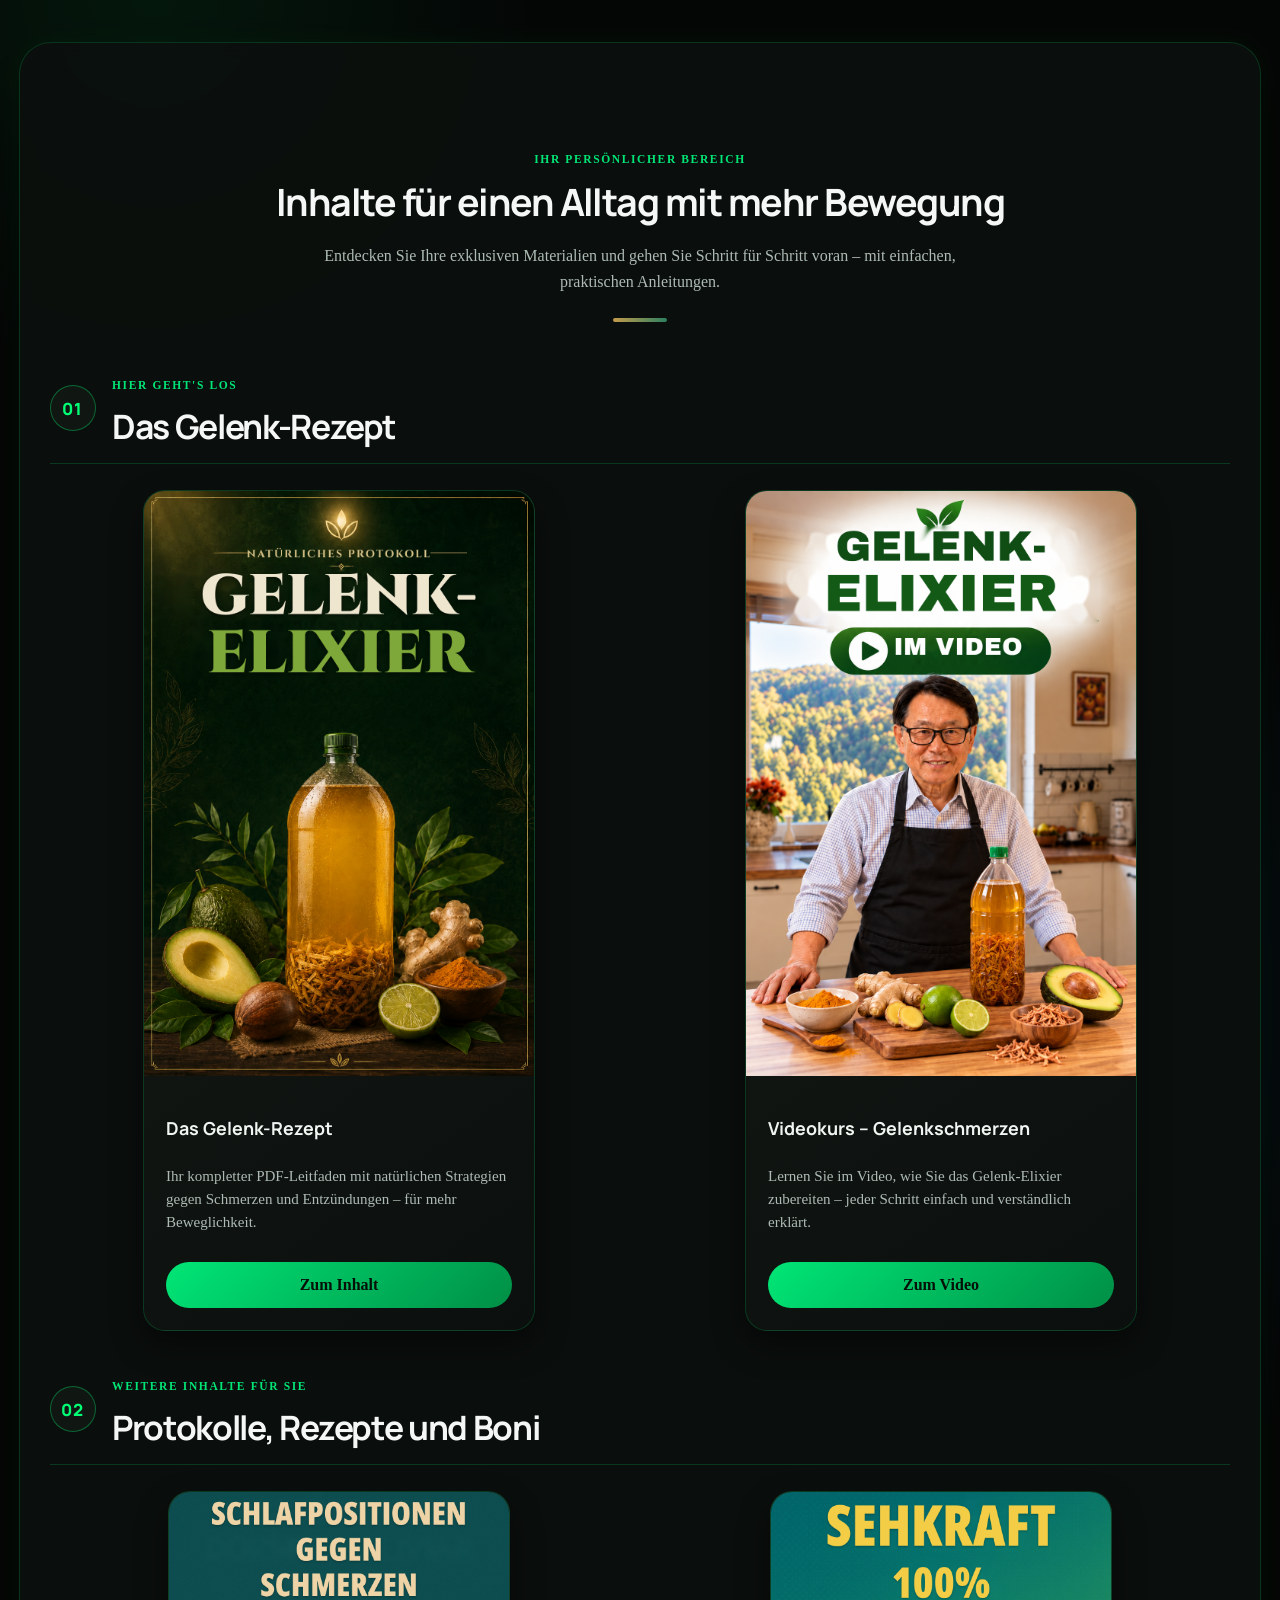
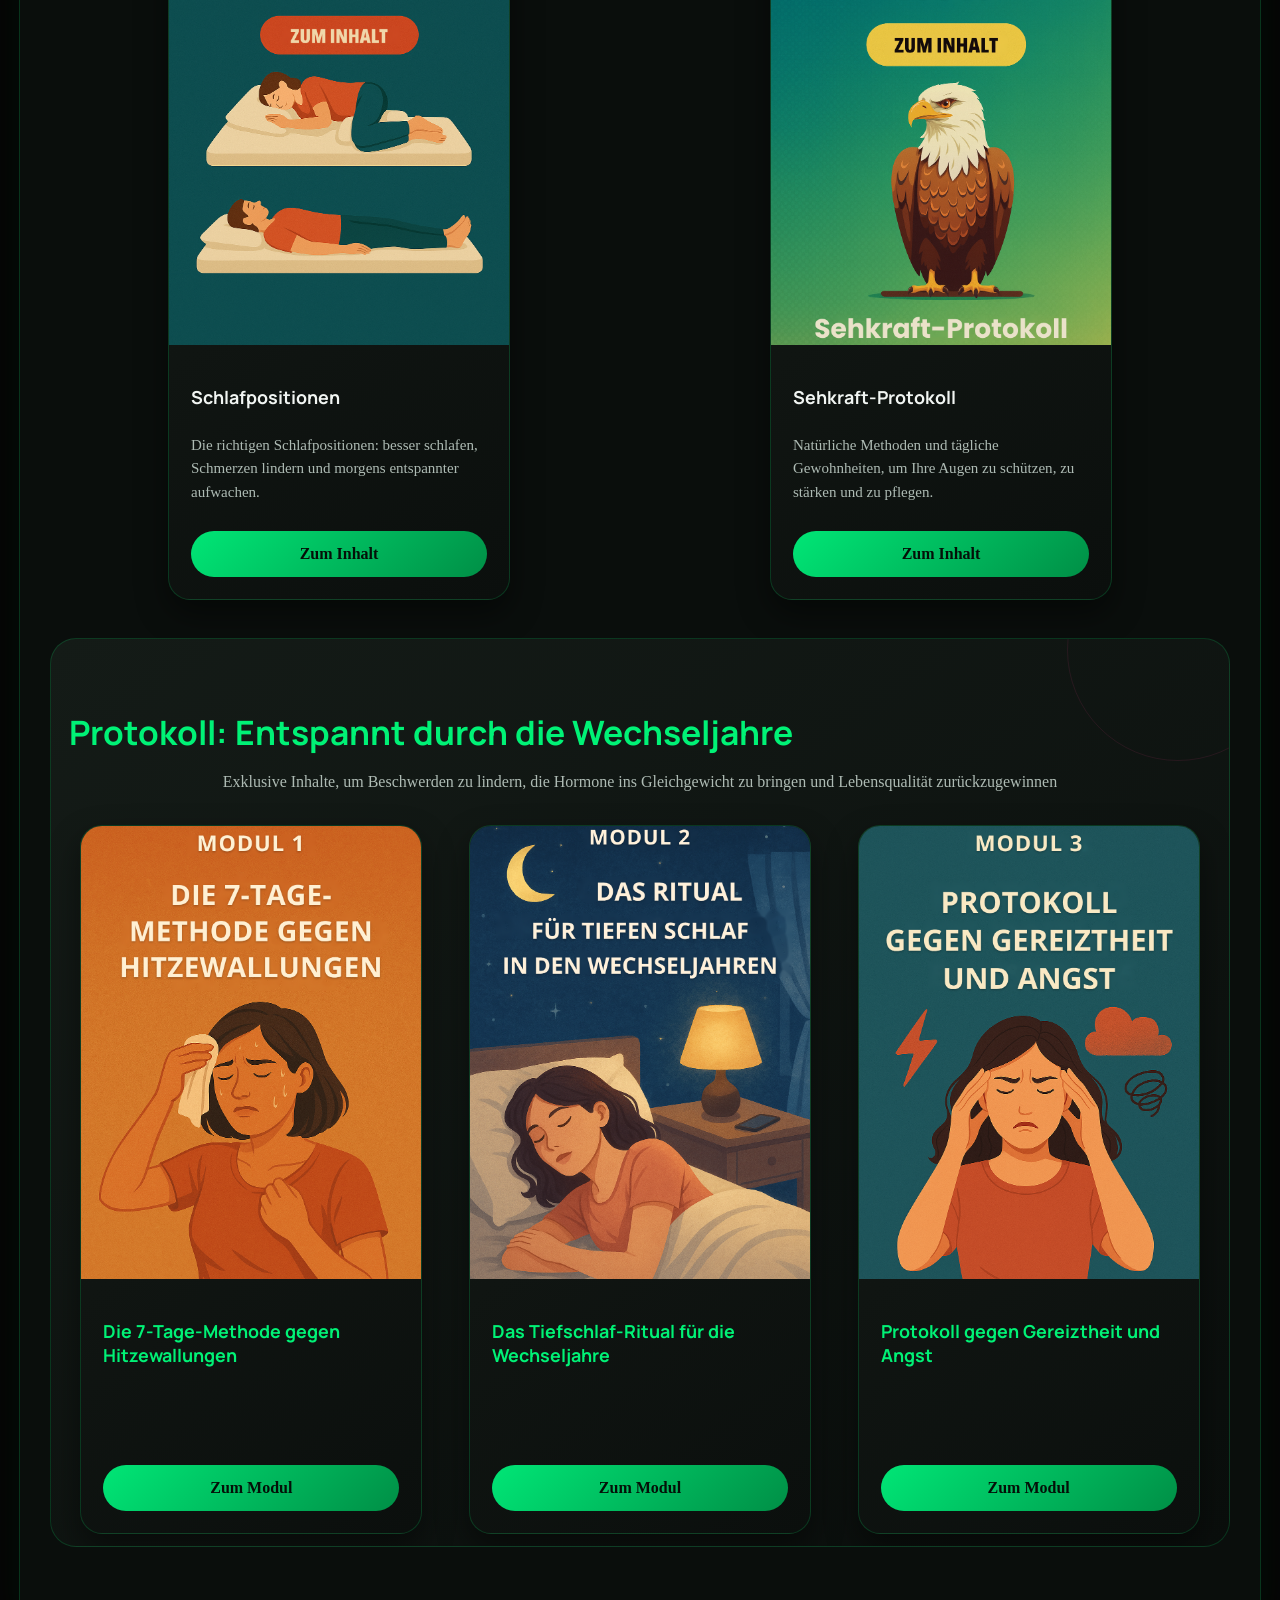
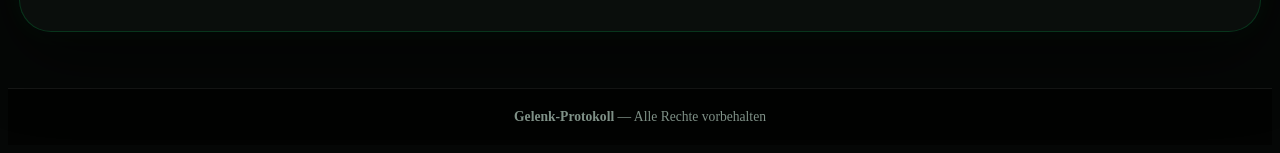
<file: index.html>
<!DOCTYPE html>
<html lang="de">
<head>
  <meta charset="UTF-8">
  <meta name="viewport" content="width=device-width, initial-scale=1.0">
  <title>Mitgliederbereich – Gelenk-Protokoll</title>
  <link href="https://fonts.googleapis.com/css2?family=Poppins:wght@400;500;600;700&display=swap" rel="stylesheet">
  <link rel="stylesheet" href="style.css">
</head>
<body>
  <header class="site-header">
    <div class="brand-mark" aria-hidden="true">✦</div>
    <div>
      <p class="brand-kicker">Ihr exklusiver Mitgliederbereich</p>
      <h1>Gelenk-Protokoll</h1>
      <p class="brand-subtitle">Natürliche Pflege für mehr Beweglichkeit und Wohlbefinden</p>
    </div>
  </header>

  <main class="page-container">
    <section class="content-intro">
      <p class="section-kicker">Ihr persönlicher Bereich</p>
      <h2>Inhalte für einen Alltag mit mehr Bewegung</h2>
      <p>Entdecken Sie Ihre exklusiven Materialien und gehen Sie Schritt für Schritt voran – mit einfachen, praktischen Anleitungen.</p>
    </section>

    <section class="featured-section">
      <div class="section-heading">
        <span class="section-number">01</span>
        <div>
          <p class="section-kicker">Hier geht's los</p>
          <h2>Das Gelenk-Rezept</h2>
        </div>
      </div>
      <div class="cards cards-featured">
        <a href="pdf/gelenk-elixier-rezept.pdf" target="_blank" rel="noopener" class="card card-featured">
          <img src="image/capa.png" alt="Das Gelenk-Rezept">
          <div class="card-content">
            <h3>Das Gelenk-Rezept</h3>
            <p>Ihr kompletter PDF-Leitfaden mit natürlichen Strategien gegen Schmerzen und Entzündungen – für mehr Beweglichkeit.</p>
            <div class="btn">Zum Inhalt</div>
          </div>
        </a>
        <a href="rezept-video.html" class="card card-featured">
          <img src="image/videokurs.png" alt="Videokurs Gelenkschmerzen">
          <div class="card-content">
            <h3>Videokurs – Gelenkschmerzen</h3>
            <p>Lernen Sie im Video, wie Sie das Gelenk-Elixier zubereiten – jeder Schritt einfach und verständlich erklärt.</p>
            <div class="btn">Zum Video</div>
          </div>
        </a>
      </div>
    </section>

    <section class="library-section">
      <div class="section-heading">
        <span class="section-number">02</span>
        <div>
          <p class="section-kicker">Weitere Inhalte für Sie</p>
          <h2>Protokolle, Rezepte und Boni</h2>
        </div>
      </div>
      <div class="cards">
        <a href="pdf/schlafpositionen.pdf" target="_blank" rel="noopener" class="card">
          <img src="image/schlafpositionen.png" alt="Schlafpositionen">
          <div class="card-content">
            <h3>Schlafpositionen</h3>
            <p>Die richtigen Schlafpositionen: besser schlafen, Schmerzen lindern und morgens entspannter aufwachen.</p>
            <div class="btn">Zum Inhalt</div>
          </div>
        </a>
        <a href="pdf/sehkraft-protokoll.pdf" target="_blank" rel="noopener" class="card">
          <img src="image/sehkraft.png" alt="Sehkraft-Protokoll">
          <div class="card-content">
            <h3>Sehkraft-Protokoll</h3>
            <p>Natürliche Methoden und tägliche Gewohnheiten, um Ihre Augen zu schützen, zu stärken und zu pflegen.</p>
            <div class="btn">Zum Inhalt</div>
          </div>
        </a>
      </div>
    </section>

    <section class="menopausa-section">
      <h2>Protokoll: Entspannt durch die Wechseljahre</h2>
      <p class="menopausa-subtitle">Exklusive Inhalte, um Beschwerden zu lindern, die Hormone ins Gleichgewicht zu bringen und Lebensqualität zurückzugewinnen</p>
      <div class="menopausa-cards">
        <a href="modul1.html" target="_blank" rel="noopener" class="card">
          <img src="image/modul1.png" alt="7-Tage-Methode gegen Hitzewallungen">
          <div class="card-content"><h3>Die 7-Tage-Methode gegen Hitzewallungen</h3><div class="btn">Zum Modul</div></div>
        </a>
        <a href="modul2.html" target="_blank" rel="noopener" class="card">
          <img src="image/modul2.png" alt="Tiefschlaf-Ritual">
          <div class="card-content"><h3>Das Tiefschlaf-Ritual für die Wechseljahre</h3><div class="btn">Zum Modul</div></div>
        </a>
        <a href="modul3.html" target="_blank" rel="noopener" class="card">
          <img src="image/modul3.png" alt="Protokoll gegen Gereiztheit und Angst">
          <div class="card-content"><h3>Protokoll gegen Gereiztheit und Angst</h3><div class="btn">Zum Modul</div></div>
        </a>
      </div>
    </section>
  </main>

  <footer><strong>Gelenk-Protokoll</strong> — Alle Rechte vorbehalten</footer>
</body>
</html>
</file>
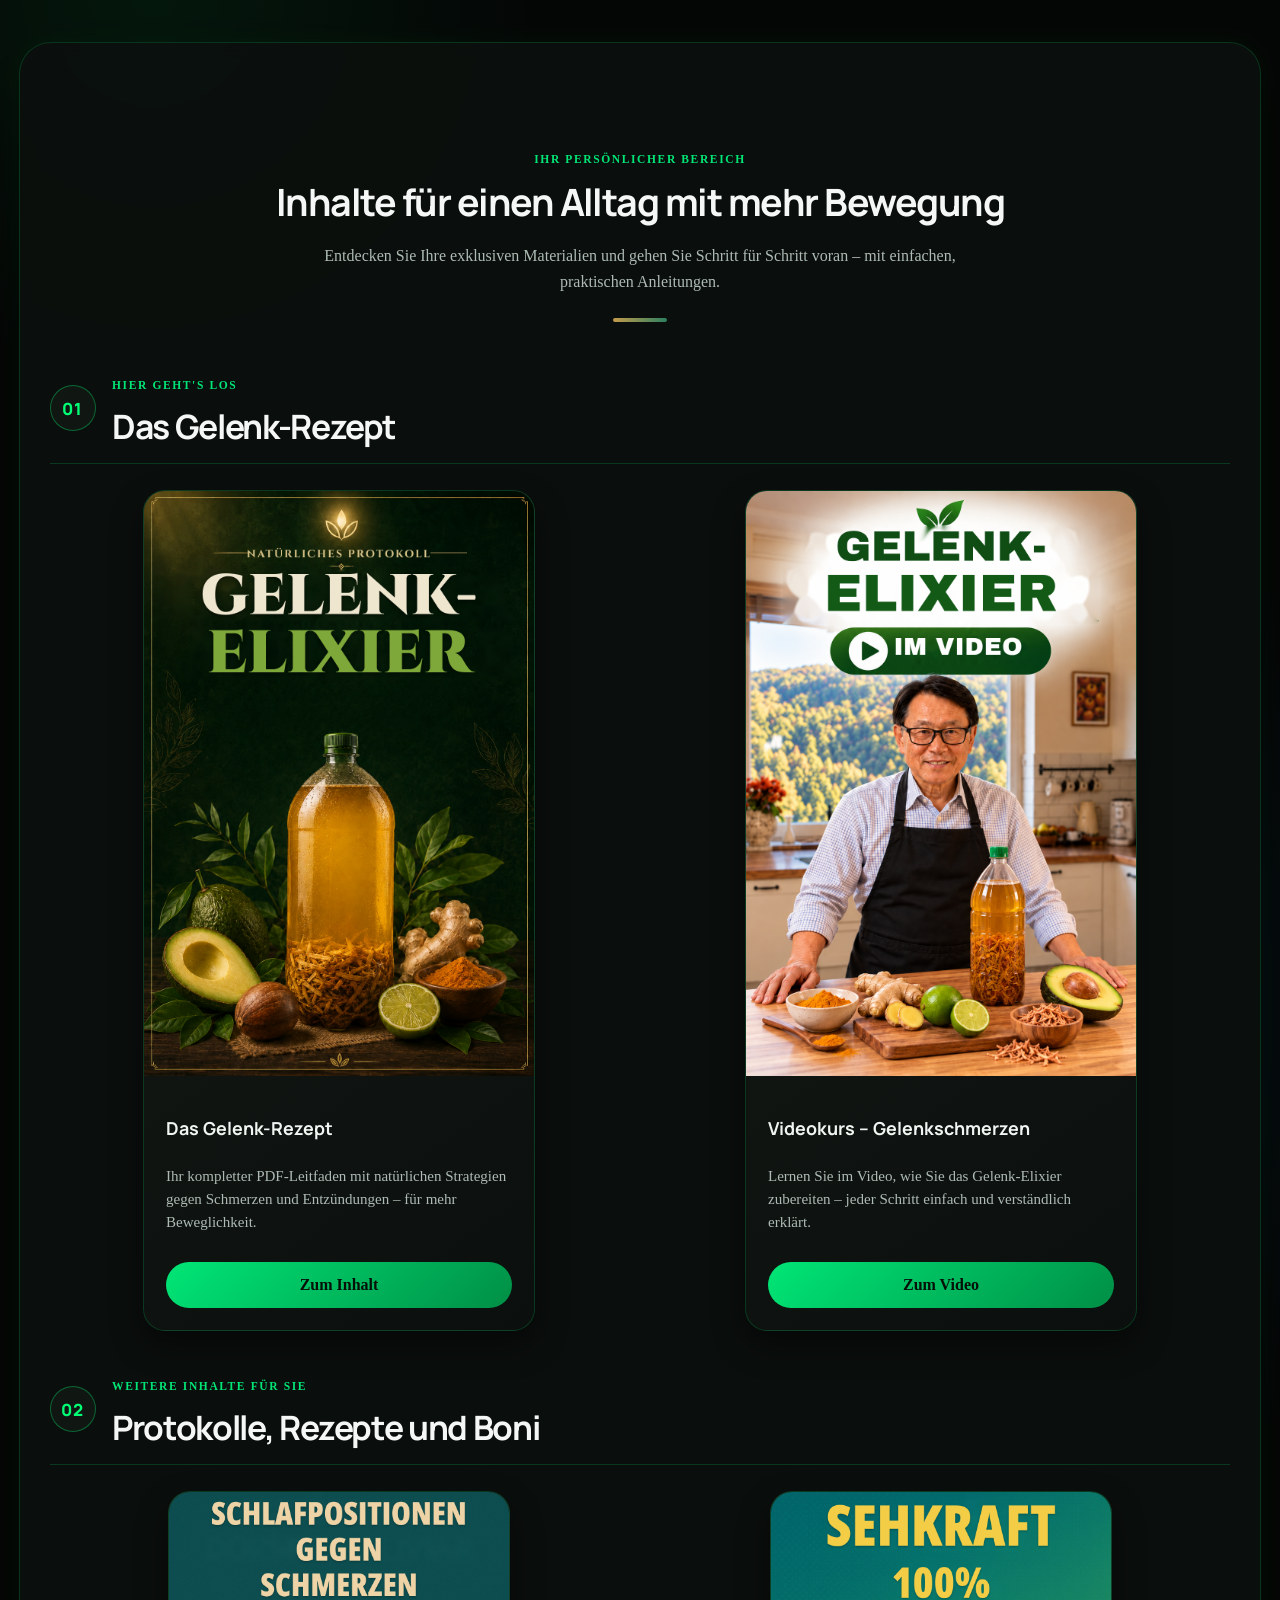
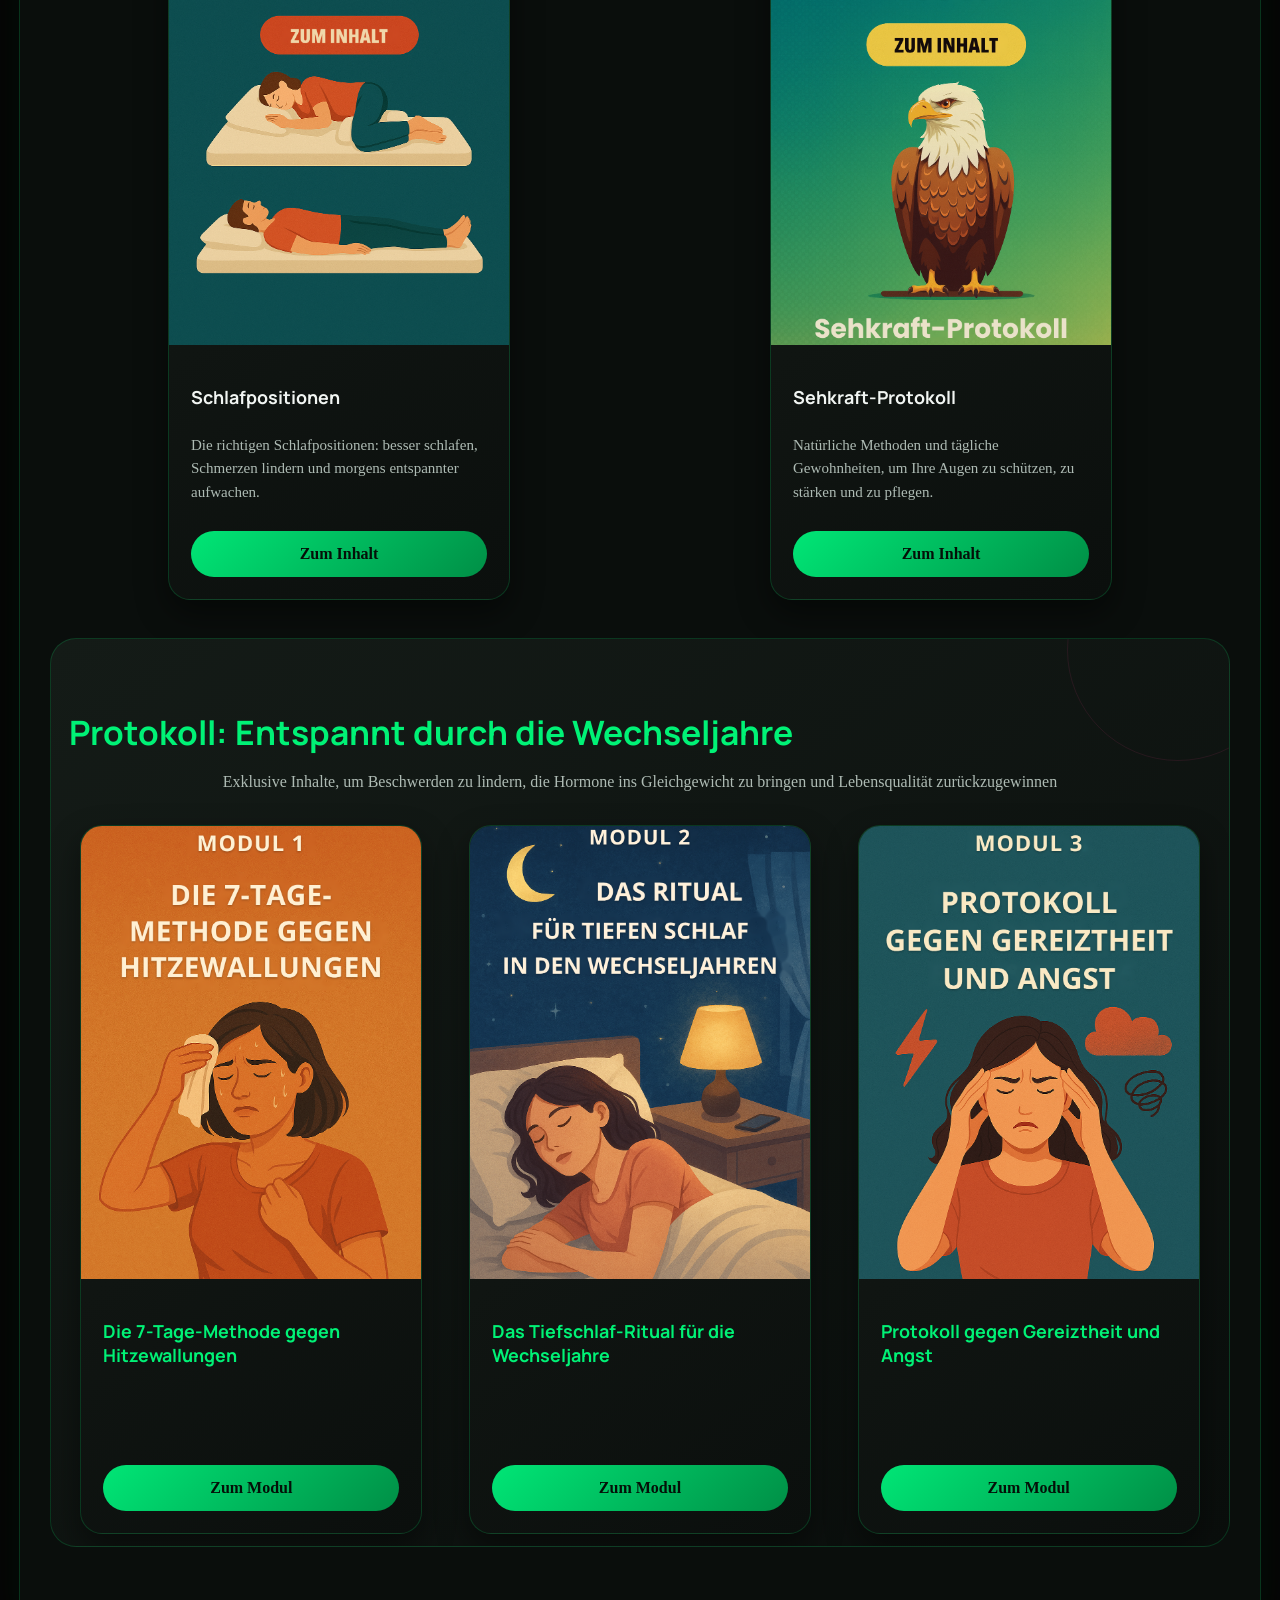
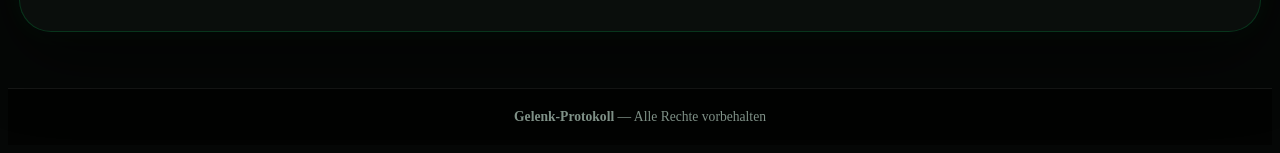
<file: login.html>
<!DOCTYPE html>
<html lang="de">
<head>
<meta charset="UTF-8">
<meta name="viewport" content="width=device-width, initial-scale=1.0">
<meta http-equiv="refresh" content="0; url=index.html">
<title>Zugang zum Protokoll</title>
<script>location.replace("index.html");</script>
</head>
<body>
<a href="index.html">Zum Protokoll</a>
</body>
</html>
</file>
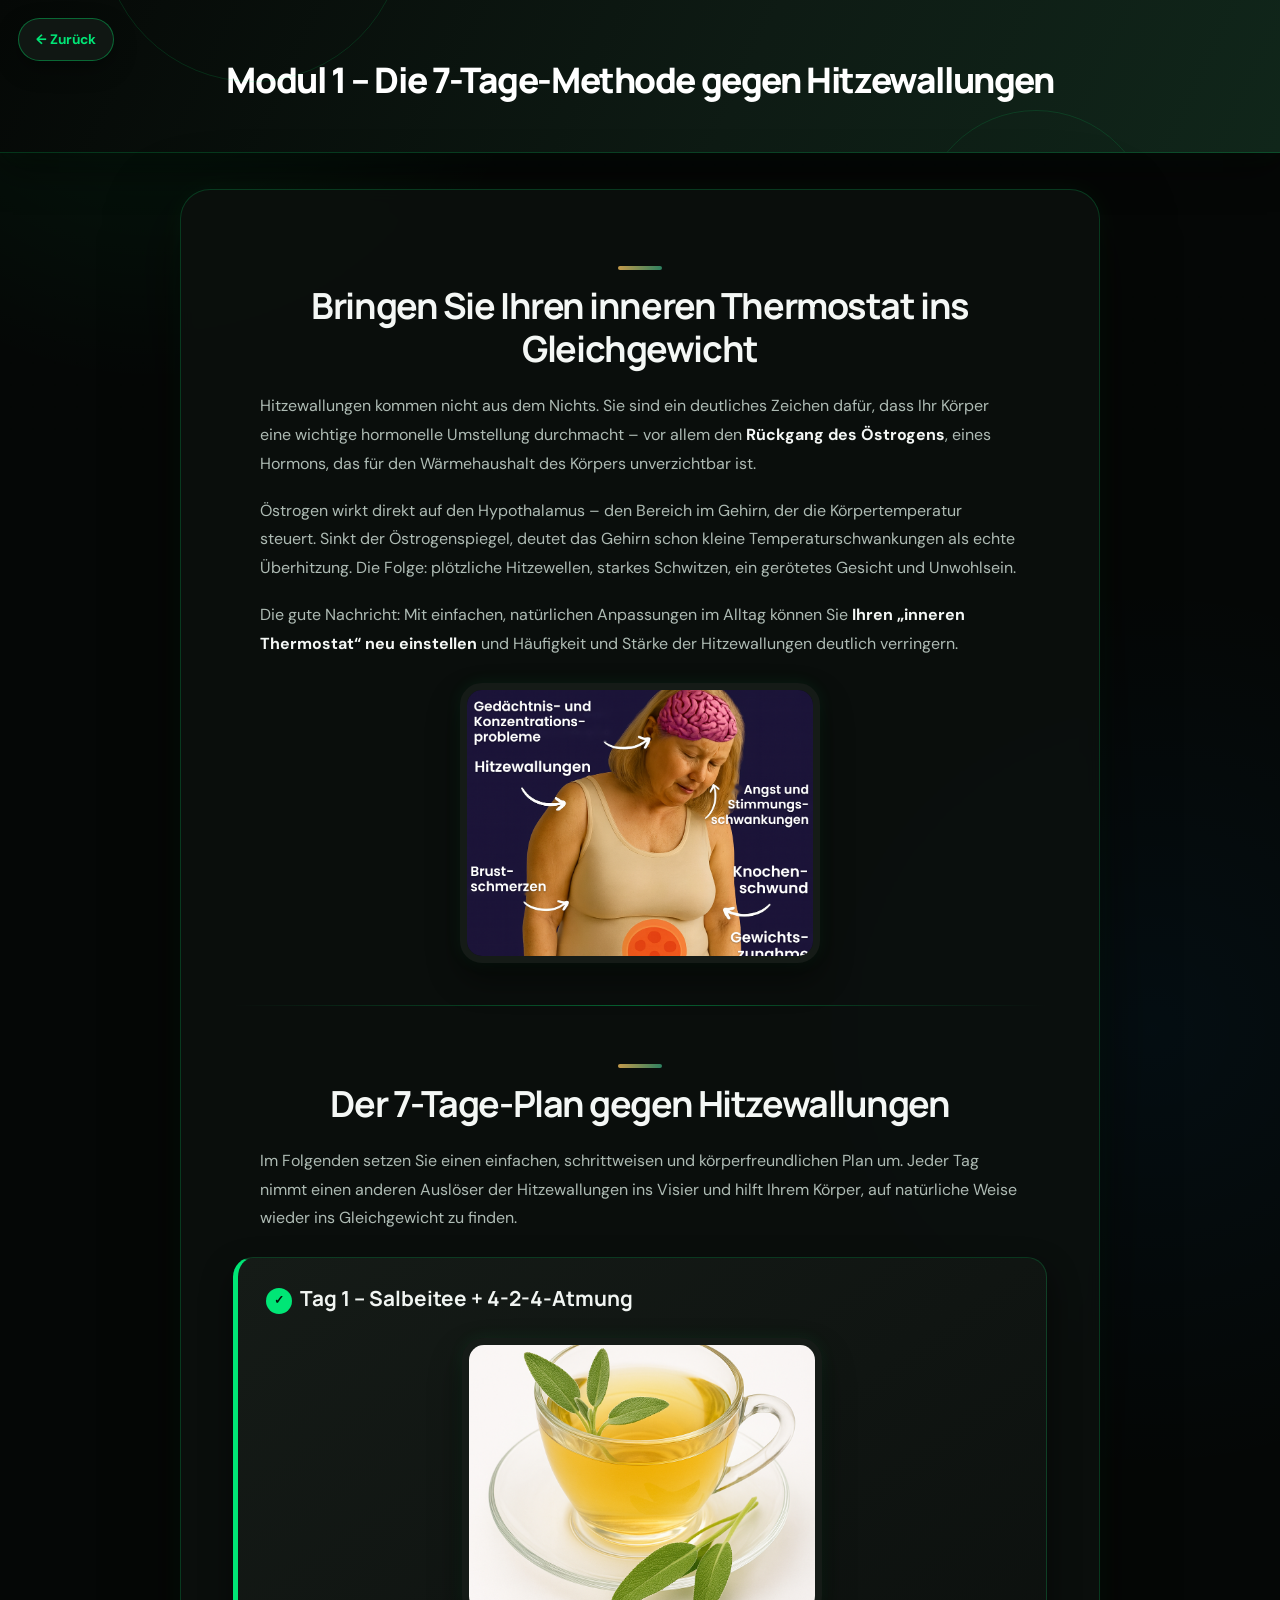
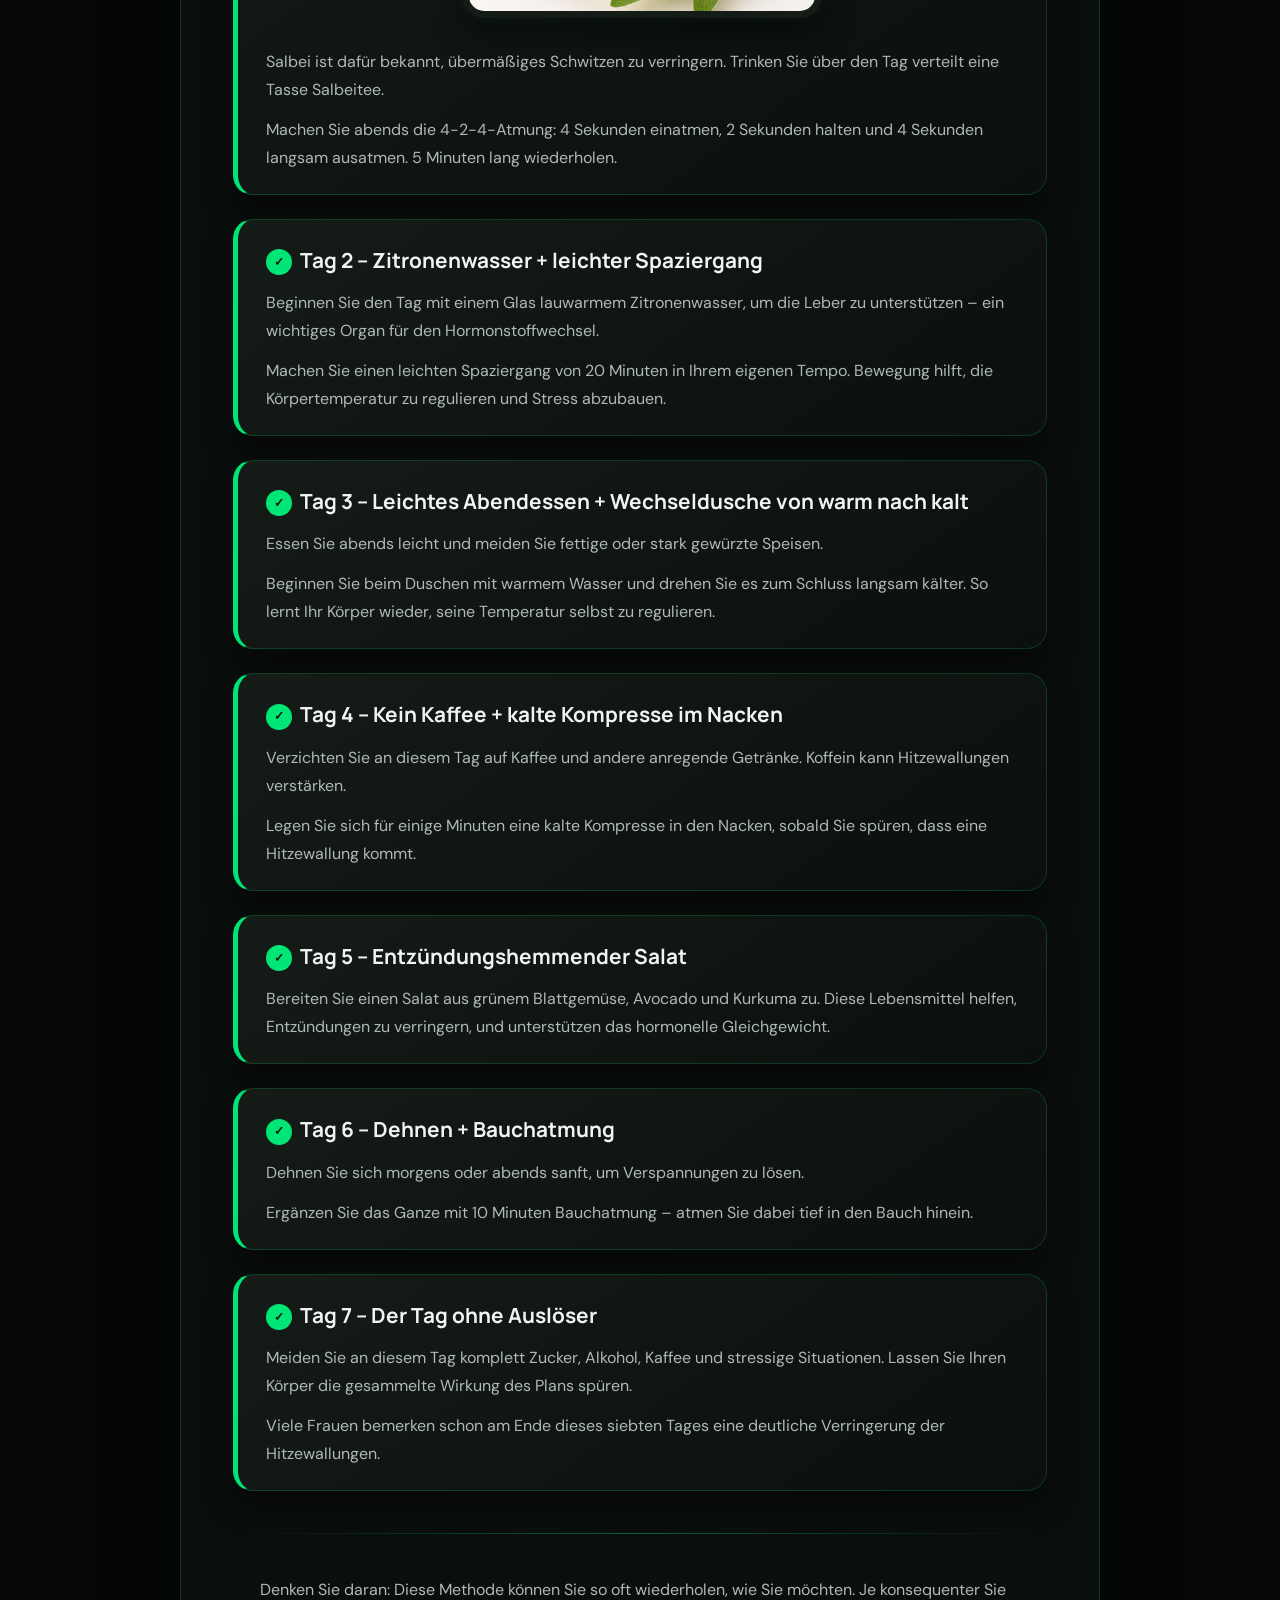
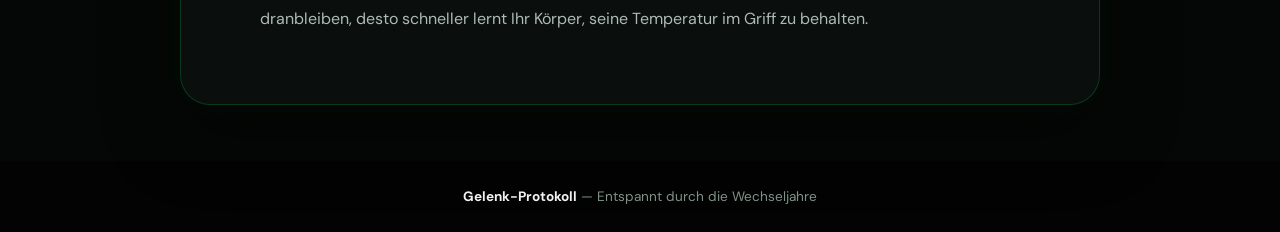
<file: modul1.html>
<!DOCTYPE html>
<html lang="de">
<head>
  <meta charset="UTF-8">
  <meta name="viewport" content="width=device-width, initial-scale=1.0">
  <title>Modul 1 – Die 7-Tage-Methode gegen Hitzewallungen</title>
  <link href="https://fonts.googleapis.com/css2?family=Poppins:wght@400;500;600;700&display=swap" rel="stylesheet">
  <link rel="stylesheet" href="modulo1.css">
</head>

<body>
<a href="index.html" class="btn-voltar">← Zurück</a>

  <header>
    Modul 1 – Die 7-Tage-Methode gegen Hitzewallungen
  </header>

  <section class="module-content">

    <h2>Bringen Sie Ihren inneren Thermostat ins Gleichgewicht</h2>

    <p>
      Hitzewallungen kommen nicht aus dem Nichts. Sie sind ein deutliches Zeichen dafür, dass Ihr Körper
      eine wichtige hormonelle Umstellung durchmacht – vor allem den <strong>Rückgang des Östrogens</strong>,
      eines Hormons, das für den Wärmehaushalt des Körpers unverzichtbar ist.
    </p>

    <p>
      Östrogen wirkt direkt auf den Hypothalamus – den Bereich im Gehirn, der die Körpertemperatur steuert.
      Sinkt der Östrogenspiegel, deutet das Gehirn schon kleine Temperaturschwankungen als echte Überhitzung.
      Die Folge: plötzliche Hitzewellen, starkes Schwitzen, ein gerötetes Gesicht und Unwohlsein.
    </p>

    <p>
      Die gute Nachricht: Mit einfachen, natürlichen Anpassungen im Alltag können Sie
      <strong>Ihren „inneren Thermostat“ neu einstellen</strong> und Häufigkeit und Stärke
      der Hitzewallungen deutlich verringern.
    </p>

    <img src="image/oestrogenabfall.png" alt="Östrogenabfall und Hitzewallungen">

    <hr>

    <h2>Der 7-Tage-Plan gegen Hitzewallungen</h2>

    <p>
      Im Folgenden setzen Sie einen einfachen, schrittweisen und körperfreundlichen Plan um.
      Jeder Tag nimmt einen anderen Auslöser der Hitzewallungen ins Visier und hilft Ihrem Körper,
      auf natürliche Weise wieder ins Gleichgewicht zu finden.
    </p>

    <div class="day-block">
      <h3>Tag 1 – Salbeitee + 4-2-4-Atmung</h3>
      <img src="image/salvia.png" alt="Salbeitee">
      <p>
        Salbei ist dafür bekannt, übermäßiges Schwitzen zu verringern.
        Trinken Sie über den Tag verteilt eine Tasse Salbeitee.
      </p>
      <p>
        Machen Sie abends die 4-2-4-Atmung:
        4 Sekunden einatmen, 2 Sekunden halten und 4 Sekunden langsam ausatmen.
        5 Minuten lang wiederholen.
      </p>
    </div>

    <div class="day-block">
      <h3>Tag 2 – Zitronenwasser + leichter Spaziergang</h3>
      <p>
        Beginnen Sie den Tag mit einem Glas lauwarmem Zitronenwasser, um die Leber zu unterstützen –
        ein wichtiges Organ für den Hormonstoffwechsel.
      </p>
      <p>
        Machen Sie einen leichten Spaziergang von 20 Minuten in Ihrem eigenen Tempo.
        Bewegung hilft, die Körpertemperatur zu regulieren und Stress abzubauen.
      </p>
    </div>

    <div class="day-block">
      <h3>Tag 3 – Leichtes Abendessen + Wechseldusche von warm nach kalt</h3>
      <p>
        Essen Sie abends leicht und meiden Sie fettige oder stark gewürzte Speisen.
      </p>
      <p>
        Beginnen Sie beim Duschen mit warmem Wasser und drehen Sie es zum Schluss langsam kälter.
        So lernt Ihr Körper wieder, seine Temperatur selbst zu regulieren.
      </p>
    </div>

    <div class="day-block">
      <h3>Tag 4 – Kein Kaffee + kalte Kompresse im Nacken</h3>
      <p>
        Verzichten Sie an diesem Tag auf Kaffee und andere anregende Getränke.
        Koffein kann Hitzewallungen verstärken.
      </p>
      <p>
        Legen Sie sich für einige Minuten eine kalte Kompresse in den Nacken,
        sobald Sie spüren, dass eine Hitzewallung kommt.
      </p>
    </div>

    <div class="day-block">
      <h3>Tag 5 – Entzündungshemmender Salat</h3>
      <p>
        Bereiten Sie einen Salat aus grünem Blattgemüse, Avocado und Kurkuma zu.
        Diese Lebensmittel helfen, Entzündungen zu verringern, und unterstützen das hormonelle Gleichgewicht.
      </p>
    </div>

    <div class="day-block">
      <h3>Tag 6 – Dehnen + Bauchatmung</h3>
      <p>
        Dehnen Sie sich morgens oder abends sanft, um Verspannungen zu lösen.
      </p>
      <p>
        Ergänzen Sie das Ganze mit 10 Minuten Bauchatmung –
        atmen Sie dabei tief in den Bauch hinein.
      </p>
    </div>

    <div class="day-block">
      <h3>Tag 7 – Der Tag ohne Auslöser</h3>
      <p>
        Meiden Sie an diesem Tag komplett Zucker, Alkohol, Kaffee und stressige Situationen.
        Lassen Sie Ihren Körper die gesammelte Wirkung des Plans spüren.
      </p>
      <p>
        Viele Frauen bemerken schon am Ende dieses siebten Tages
        eine deutliche Verringerung der Hitzewallungen.
      </p>
    </div>

    <hr>

    <p>
      Denken Sie daran: Diese Methode können Sie so oft wiederholen, wie Sie möchten.
      Je konsequenter Sie dranbleiben, desto schneller lernt Ihr Körper,
      seine Temperatur im Griff zu behalten.
    </p>

  </section>

  <footer>
    <strong>Gelenk-Protokoll</strong> — Entspannt durch die Wechseljahre
  </footer>
</body>
</html>
</file>
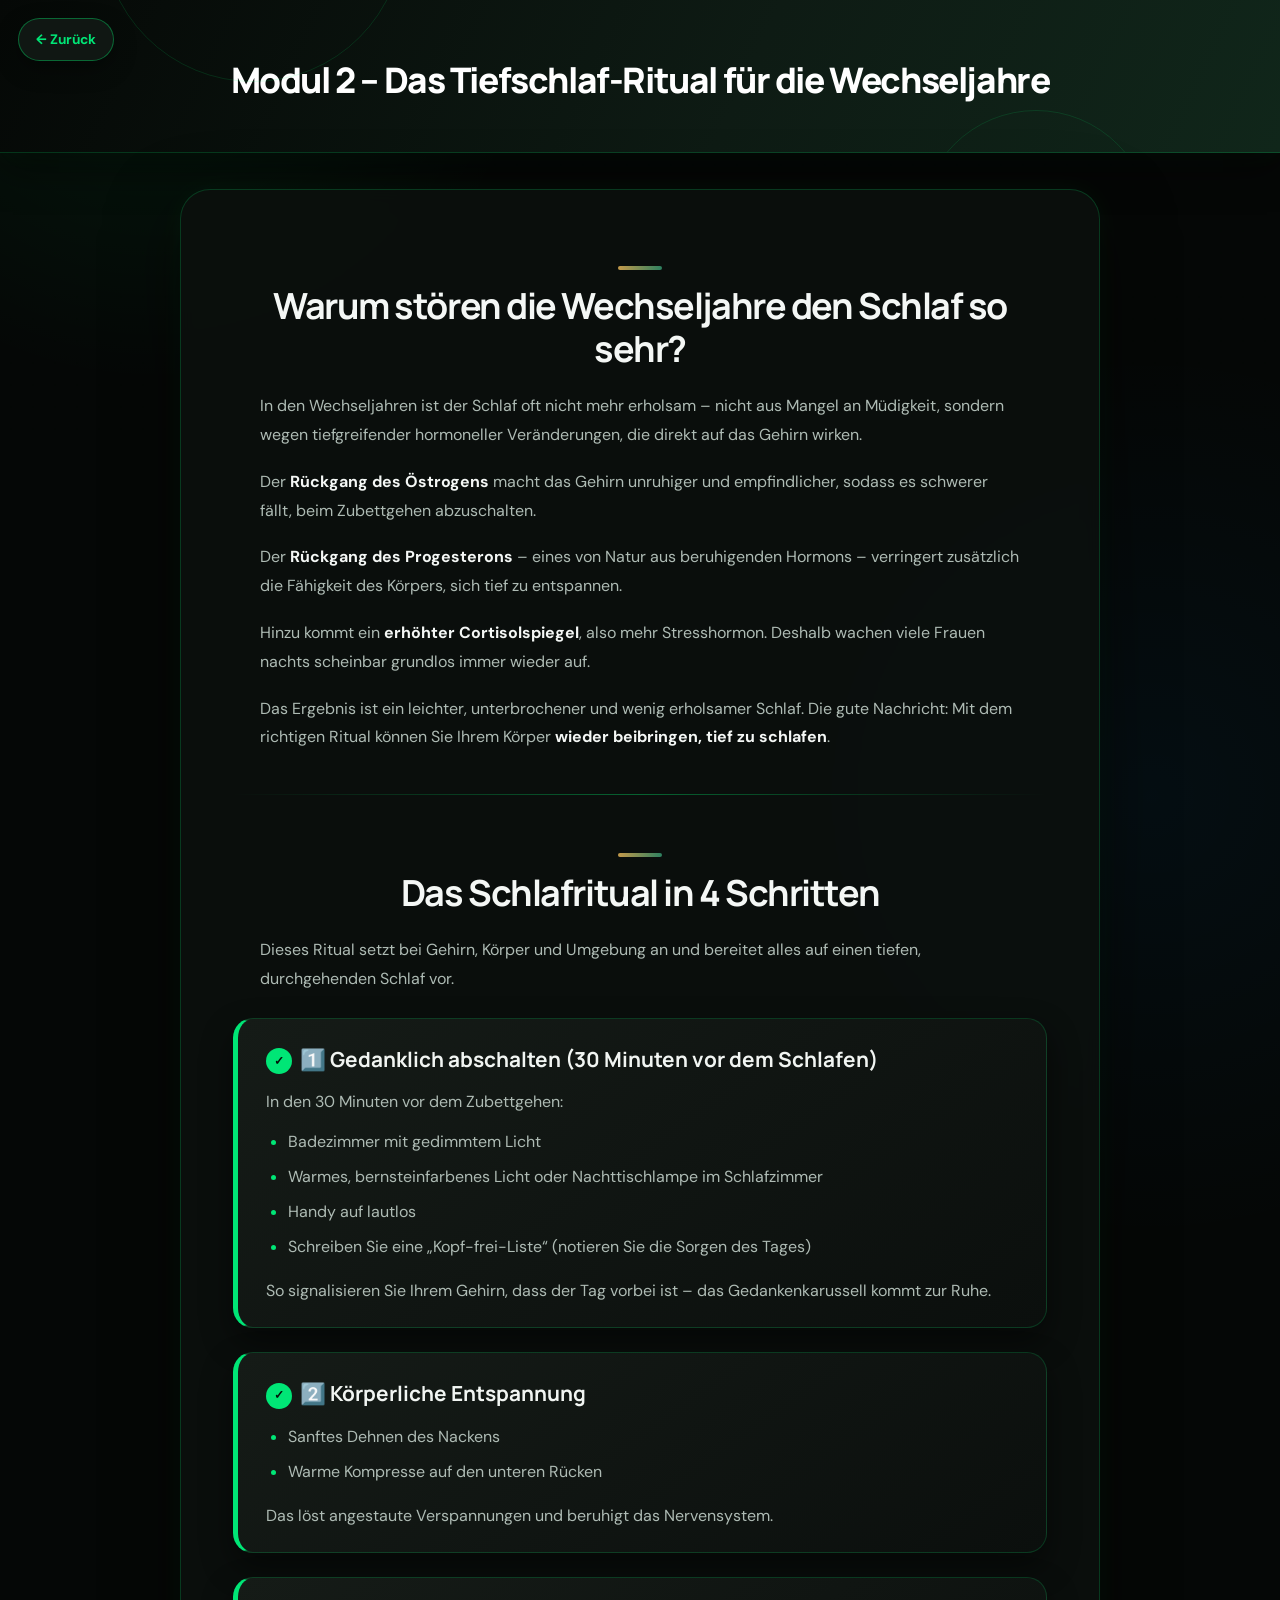
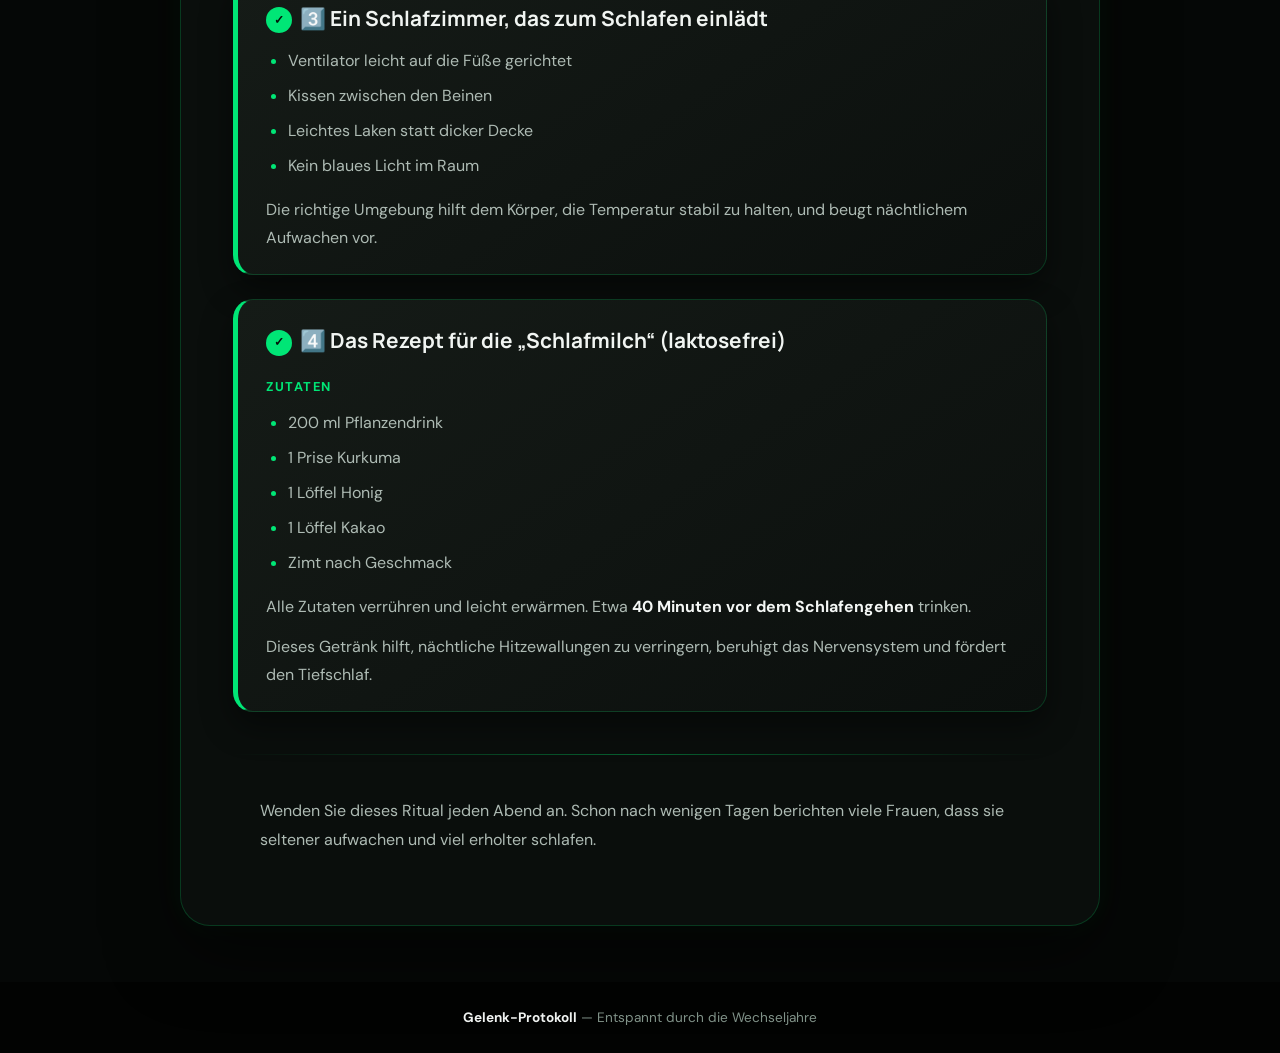
<file: modul2.html>
<!DOCTYPE html>
<html lang="de">
<head>
  <meta charset="UTF-8">
  <meta name="viewport" content="width=device-width, initial-scale=1.0">
  <title>Modul 2 – Das Tiefschlaf-Ritual für die Wechseljahre</title>
  <link href="https://fonts.googleapis.com/css2?family=Poppins:wght@400;500;600;700&display=swap" rel="stylesheet">
  <link rel="stylesheet" href="modulo1.css">
</head>

<body>

  <a href="index.html" class="btn-voltar">← Zurück</a>

  <header>
    Modul 2 – Das Tiefschlaf-Ritual für die Wechseljahre
  </header>

  <section class="module-content">

    <h2>Warum stören die Wechseljahre den Schlaf so sehr?</h2>

    <p>
      In den Wechseljahren ist der Schlaf oft nicht mehr erholsam – nicht aus Mangel an Müdigkeit,
      sondern wegen tiefgreifender hormoneller Veränderungen, die direkt auf das Gehirn wirken.
    </p>

    <p>
      Der <strong>Rückgang des Östrogens</strong> macht das Gehirn unruhiger und empfindlicher,
      sodass es schwerer fällt, beim Zubettgehen abzuschalten.
    </p>

    <p>
      Der <strong>Rückgang des Progesterons</strong> – eines von Natur aus beruhigenden Hormons –
      verringert zusätzlich die Fähigkeit des Körpers, sich tief zu entspannen.
    </p>

    <p>
      Hinzu kommt ein <strong>erhöhter Cortisolspiegel</strong>, also mehr Stresshormon.
      Deshalb wachen viele Frauen nachts scheinbar grundlos immer wieder auf.
    </p>

    <p>
      Das Ergebnis ist ein leichter, unterbrochener und wenig erholsamer Schlaf.
      Die gute Nachricht: Mit dem richtigen Ritual können Sie Ihrem Körper
      <strong>wieder beibringen, tief zu schlafen</strong>.
    </p>

    <hr>

    <h2>Das Schlafritual in 4 Schritten</h2>

    <p>
      Dieses Ritual setzt bei Gehirn, Körper und Umgebung an
      und bereitet alles auf einen tiefen, durchgehenden Schlaf vor.
    </p>

    <div class="day-block">
      <h3>1️⃣ Gedanklich abschalten (30 Minuten vor dem Schlafen)</h3>
      <p>In den 30 Minuten vor dem Zubettgehen:</p>
      <ul>
        <li>Badezimmer mit gedimmtem Licht</li>
        <li>Warmes, bernsteinfarbenes Licht oder Nachttischlampe im Schlafzimmer</li>
        <li>Handy auf lautlos</li>
        <li>Schreiben Sie eine „Kopf-frei-Liste“ (notieren Sie die Sorgen des Tages)</li>
      </ul>
      <p>So signalisieren Sie Ihrem Gehirn, dass der Tag vorbei ist – das Gedankenkarussell kommt zur Ruhe.</p>
    </div>

    <div class="day-block">
      <h3>2️⃣ Körperliche Entspannung</h3>
      <ul>
        <li>Sanftes Dehnen des Nackens</li>
        <li>Warme Kompresse auf den unteren Rücken</li>
      </ul>
      <p>Das löst angestaute Verspannungen und beruhigt das Nervensystem.</p>
    </div>

    <div class="day-block">
      <h3>3️⃣ Ein Schlafzimmer, das zum Schlafen einlädt</h3>
      <ul>
        <li>Ventilator leicht auf die Füße gerichtet</li>
        <li>Kissen zwischen den Beinen</li>
        <li>Leichtes Laken statt dicker Decke</li>
        <li>Kein blaues Licht im Raum</li>
      </ul>
      <p>Die richtige Umgebung hilft dem Körper, die Temperatur stabil zu halten, und beugt nächtlichem Aufwachen vor.</p>
    </div>

    <div class="day-block">
      <h3>4️⃣ Das Rezept für die „Schlafmilch“ (laktosefrei)</h3>
      <h4>Zutaten</h4>
      <ul>
        <li>200 ml Pflanzendrink</li>
        <li>1 Prise Kurkuma</li>
        <li>1 Löffel Honig</li>
        <li>1 Löffel Kakao</li>
        <li>Zimt nach Geschmack</li>
      </ul>
      <p>Alle Zutaten verrühren und leicht erwärmen. Etwa <strong>40 Minuten vor dem Schlafengehen</strong> trinken.</p>
      <p>Dieses Getränk hilft, nächtliche Hitzewallungen zu verringern, beruhigt das Nervensystem und fördert den Tiefschlaf.</p>
    </div>

    <hr>

    <p>Wenden Sie dieses Ritual jeden Abend an. Schon nach wenigen Tagen berichten viele Frauen, dass sie seltener aufwachen und viel erholter schlafen.</p>

  </section>

  <footer>
    <strong>Gelenk-Protokoll</strong> — Entspannt durch die Wechseljahre
  </footer>
</body>
</html>
</file>
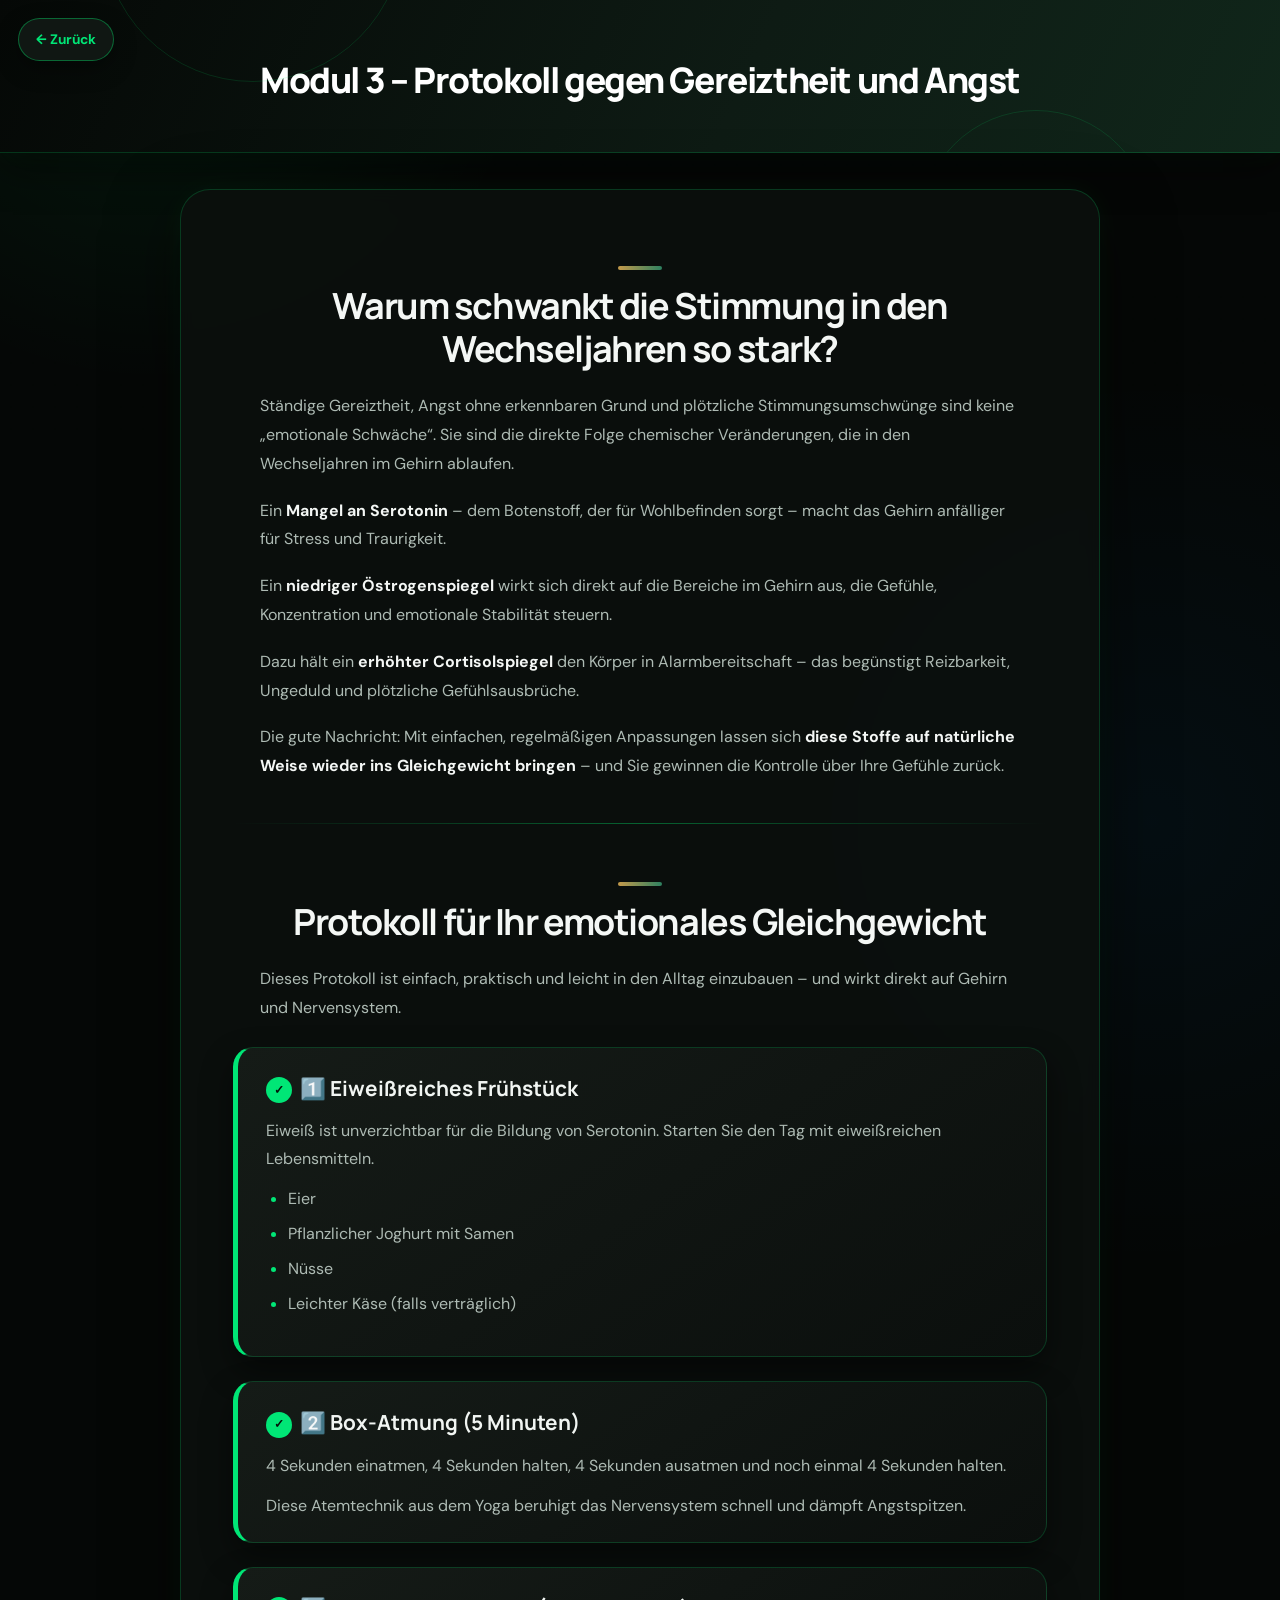
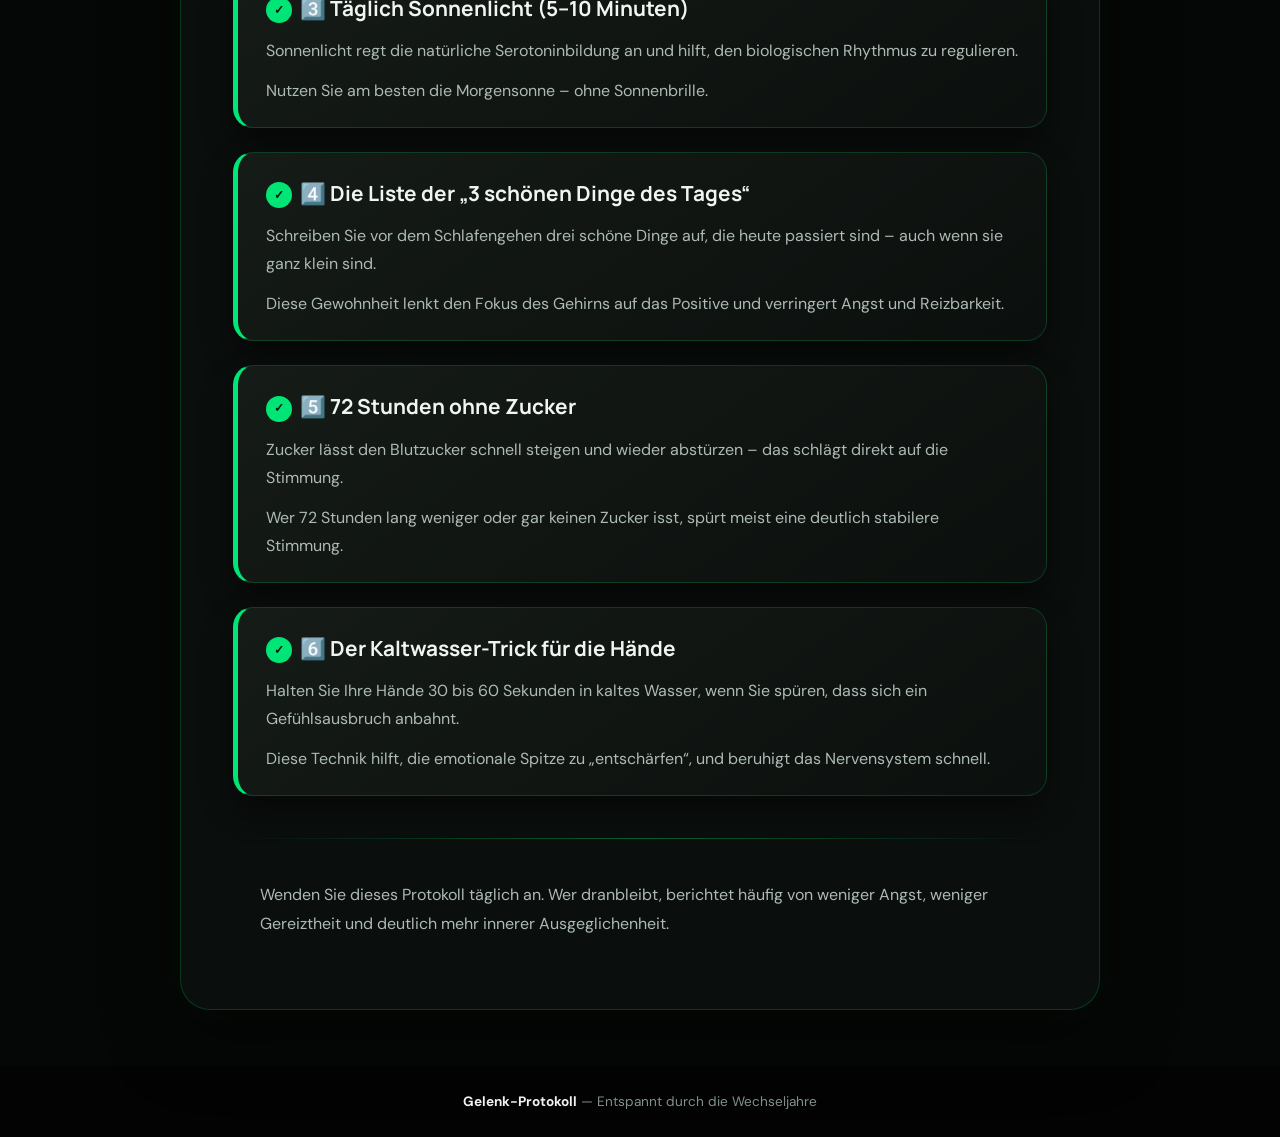
<file: modul3.html>
<!DOCTYPE html>
<html lang="de">
<head>
  <meta charset="UTF-8">
  <meta name="viewport" content="width=device-width, initial-scale=1.0">
  <title>Modul 3 – Protokoll gegen Gereiztheit und Angst</title>
  <link href="https://fonts.googleapis.com/css2?family=Poppins:wght@400;500;600;700&display=swap" rel="stylesheet">
  <link rel="stylesheet" href="modulo1.css">
</head>

<body>

  <a href="index.html" class="btn-voltar">← Zurück</a>

  <header>
    Modul 3 – Protokoll gegen Gereiztheit und Angst
  </header>

  <section class="module-content">

    <h2>Warum schwankt die Stimmung in den Wechseljahren so stark?</h2>

    <p>
      Ständige Gereiztheit, Angst ohne erkennbaren Grund und plötzliche Stimmungsumschwünge
      sind keine „emotionale Schwäche“. Sie sind die direkte Folge chemischer Veränderungen,
      die in den Wechseljahren im Gehirn ablaufen.
    </p>

    <p>
      Ein <strong>Mangel an Serotonin</strong> – dem Botenstoff, der für Wohlbefinden sorgt –
      macht das Gehirn anfälliger für Stress und Traurigkeit.
    </p>

    <p>
      Ein <strong>niedriger Östrogenspiegel</strong> wirkt sich direkt auf die Bereiche im Gehirn aus,
      die Gefühle, Konzentration und emotionale Stabilität steuern.
    </p>

    <p>
      Dazu hält ein <strong>erhöhter Cortisolspiegel</strong> den Körper in Alarmbereitschaft –
      das begünstigt Reizbarkeit, Ungeduld und plötzliche Gefühlsausbrüche.
    </p>

    <p>
      Die gute Nachricht: Mit einfachen, regelmäßigen Anpassungen lassen sich
      <strong>diese Stoffe auf natürliche Weise wieder ins Gleichgewicht bringen</strong> –
      und Sie gewinnen die Kontrolle über Ihre Gefühle zurück.
    </p>

    <hr>

    <h2>Protokoll für Ihr emotionales Gleichgewicht</h2>

    <p>
      Dieses Protokoll ist einfach, praktisch und leicht in den Alltag einzubauen –
      und wirkt direkt auf Gehirn und Nervensystem.
    </p>

    <div class="day-block">
      <h3>1️⃣ Eiweißreiches Frühstück</h3>
      <p>
        Eiweiß ist unverzichtbar für die Bildung von Serotonin.
        Starten Sie den Tag mit eiweißreichen Lebensmitteln.
      </p>
      <ul>
        <li>Eier</li>
        <li>Pflanzlicher Joghurt mit Samen</li>
        <li>Nüsse</li>
        <li>Leichter Käse (falls verträglich)</li>
      </ul>
    </div>

    <div class="day-block">
      <h3>2️⃣ Box-Atmung (5 Minuten)</h3>
      <p>
        4 Sekunden einatmen, 4 Sekunden halten, 4 Sekunden ausatmen
        und noch einmal 4 Sekunden halten.
      </p>
      <p>
        Diese Atemtechnik aus dem Yoga beruhigt das Nervensystem schnell
        und dämpft Angstspitzen.
      </p>
    </div>

    <div class="day-block">
      <h3>3️⃣ Täglich Sonnenlicht (5–10 Minuten)</h3>
      <p>
        Sonnenlicht regt die natürliche Serotoninbildung an
        und hilft, den biologischen Rhythmus zu regulieren.
      </p>
      <p>
        Nutzen Sie am besten die Morgensonne – ohne Sonnenbrille.
      </p>
    </div>

    <div class="day-block">
      <h3>4️⃣ Die Liste der „3 schönen Dinge des Tages“</h3>
      <p>
        Schreiben Sie vor dem Schlafengehen drei schöne Dinge auf, die heute passiert sind –
        auch wenn sie ganz klein sind.
      </p>
      <p>
        Diese Gewohnheit lenkt den Fokus des Gehirns auf das Positive
        und verringert Angst und Reizbarkeit.
      </p>
    </div>

    <div class="day-block">
      <h3>5️⃣ 72 Stunden ohne Zucker</h3>
      <p>
        Zucker lässt den Blutzucker schnell steigen und wieder abstürzen –
        das schlägt direkt auf die Stimmung.
      </p>
      <p>
        Wer 72 Stunden lang weniger oder gar keinen Zucker isst,
        spürt meist eine deutlich stabilere Stimmung.
      </p>
    </div>

    <div class="day-block">
      <h3>6️⃣ Der Kaltwasser-Trick für die Hände</h3>
      <p>
        Halten Sie Ihre Hände 30 bis 60 Sekunden in kaltes Wasser,
        wenn Sie spüren, dass sich ein Gefühlsausbruch anbahnt.
      </p>
      <p>
        Diese Technik hilft, die emotionale Spitze zu „entschärfen“,
        und beruhigt das Nervensystem schnell.
      </p>
    </div>

    <hr>

    <p>
      Wenden Sie dieses Protokoll täglich an.
      Wer dranbleibt, berichtet häufig von
      weniger Angst, weniger Gereiztheit
      und deutlich mehr innerer Ausgeglichenheit.
    </p>

  </section>

  <footer>
    <strong>Gelenk-Protokoll</strong> — Entspannt durch die Wechseljahre
  </footer>
</body>
</html>
</file>
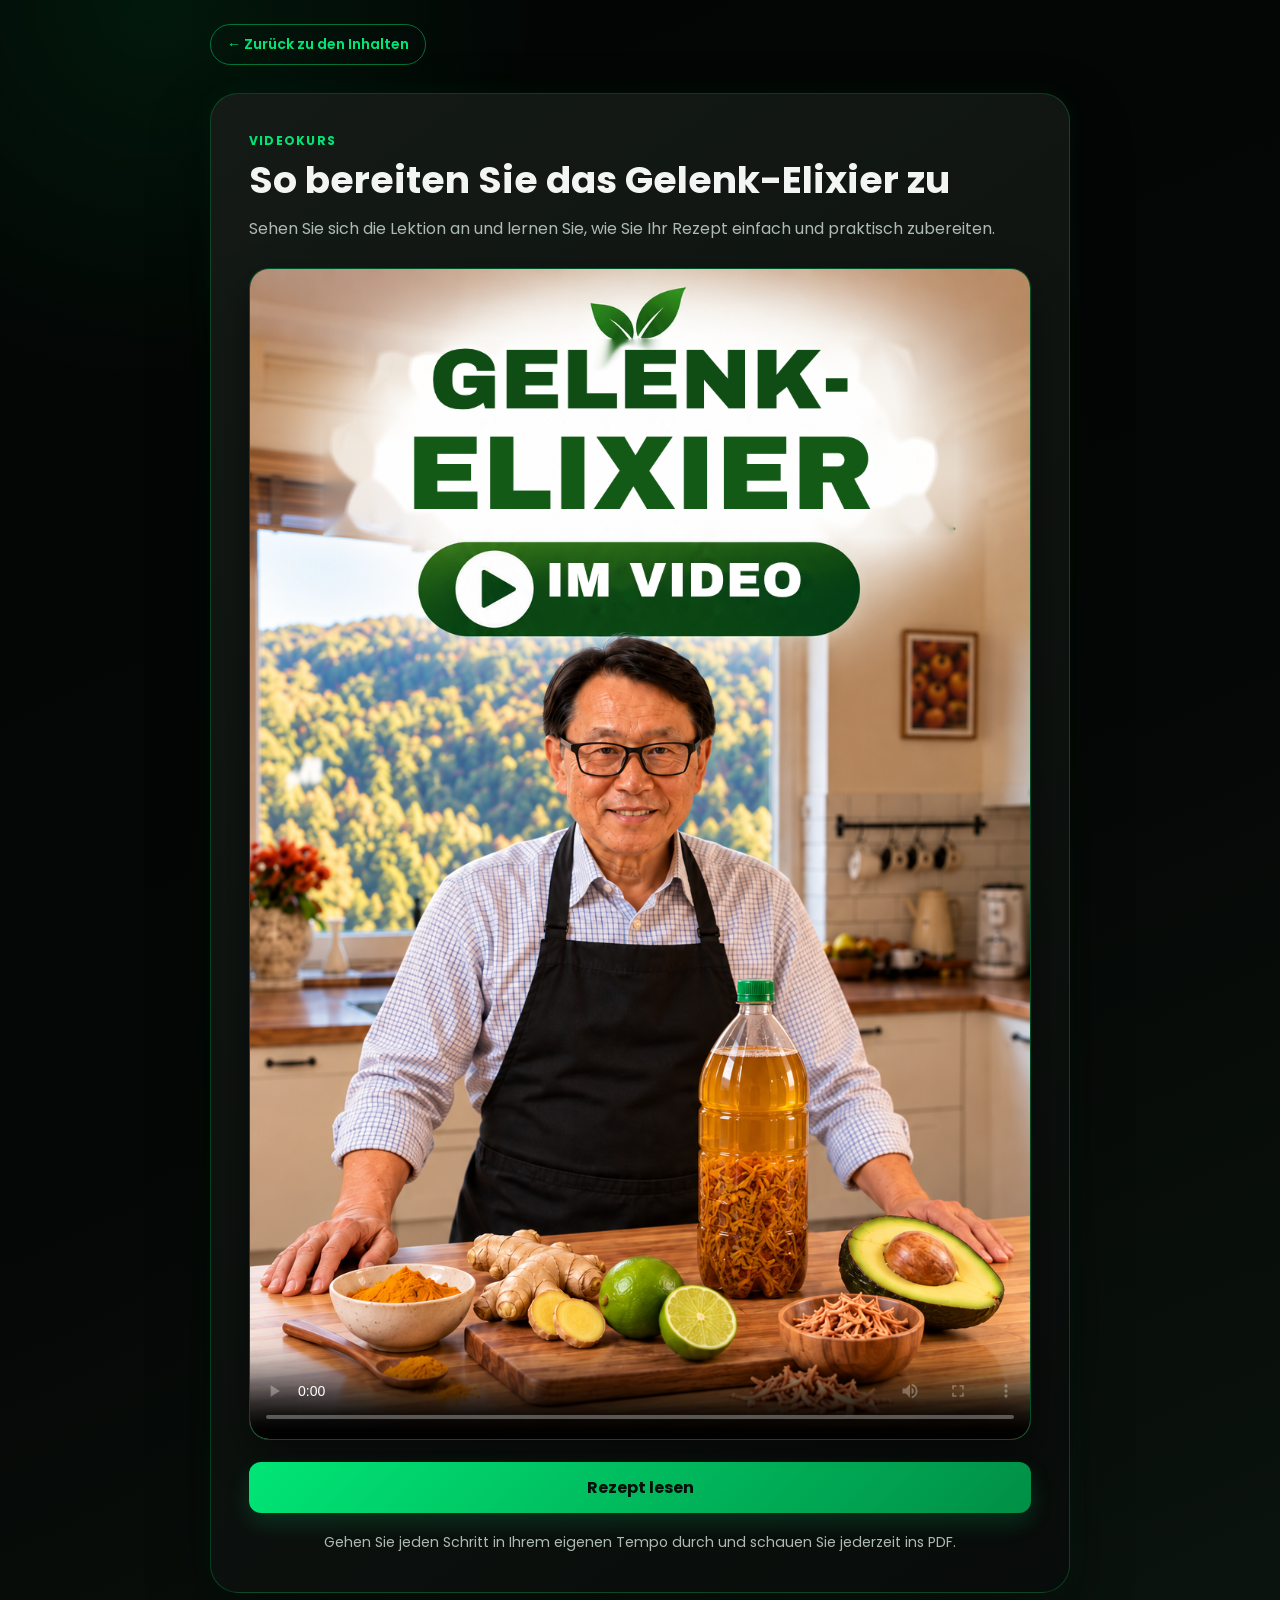
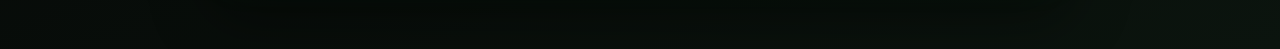
<file: rezept-video.html>
<!DOCTYPE html>
<html lang="de">
  <head>
    <meta charset="UTF-8" />
    <meta name="viewport" content="width=device-width, initial-scale=1" />
    <title>So bereiten Sie das Gelenk-Elixier zu</title>
    <link href="https://fonts.googleapis.com/css2?family=Poppins:wght@400;500;600;700&display=swap" rel="stylesheet" />
    <style>
      :root {
        color-scheme: dark;
        --green: #00e676;
        --green-dark: #008f46;
        --text: #f2f5f3;
        --muted: #aebbb4;
        --surface: #0b100d;
      }
      * { box-sizing: border-box; }
      body {
        min-height: 100vh;
        margin: 0;
        color: var(--text);
        font-family: "Poppins", sans-serif;
        background: radial-gradient(circle at 12% 0%, rgba(0, 255, 110, .08), transparent 24rem), linear-gradient(155deg, #020504 0%, #050706 55%, #0b140e 100%);
      }
      .video-page { width: min(860px, calc(100% - 32px)); margin: 0 auto; padding: 24px 0 56px; }
      .back-link { display: inline-flex; margin-bottom: 28px; padding: 9px 16px; border: 1px solid rgba(0, 230, 118, .45); border-radius: 999px; color: var(--green); font-size: .88rem; font-weight: 600; text-decoration: none; }
      .video-card { padding: clamp(20px, 4vw, 38px); border: 1px solid rgba(0, 255, 117, .2); border-radius: 28px; background: linear-gradient(145deg, rgba(21, 27, 23, .96), rgba(8, 12, 10, .96)); box-shadow: 0 24px 60px rgba(0, 0, 0, .42), 0 0 28px rgba(0, 255, 110, .05); }
      .eyebrow { margin: 0 0 8px; color: var(--green); font-size: .76rem; font-weight: 700; letter-spacing: .1em; text-transform: uppercase; }
      h1 { margin: 0 0 12px; font-size: clamp(1.55rem, 4vw, 2.35rem); line-height: 1.2; }
      .intro { margin: 0 0 26px; color: var(--muted); line-height: 1.7; }
      .video-frame { overflow: hidden; border: 1px solid rgba(0, 230, 118, .35); border-radius: 20px; background: #000; box-shadow: 0 18px 42px rgba(0, 0, 0, .45); }
      video { display: block; width: 100%; height: auto; }
      .recipe-link { display: flex; justify-content: center; margin-top: 22px; padding: 13px 20px; border-radius: 12px; color: #041008; background: linear-gradient(135deg, var(--green), var(--green-dark)); font-weight: 700; text-align: center; text-decoration: none; box-shadow: 0 10px 22px rgba(0, 230, 118, .16); }
      .note { margin: 18px 0 0; color: var(--muted); font-size: .88rem; line-height: 1.6; text-align: center; }
      @media (max-width: 600px) { .video-page { width: calc(100% - 20px); padding-top: 16px; } .video-card { padding: 20px 14px 22px; border-radius: 22px; } .video-frame { border-radius: 16px; } }
    </style>
  </head>
  <body>
    <main class="video-page">
      <a class="back-link" href="index.html">← Zurück zu den Inhalten</a>
      <section class="video-card" aria-labelledby="video-title">
        <p class="eyebrow">Videokurs</p>
        <h1 id="video-title">So bereiten Sie das Gelenk-Elixier zu</h1>
        <p class="intro">Sehen Sie sich die Lektion an und lernen Sie, wie Sie Ihr Rezept einfach und praktisch zubereiten.</p>
        <div class="video-frame">
          <video controls playsinline preload="metadata" poster="image/videokurs.png">
            <source src="video/gelenk-elixier-rezept.mp4" type="video/mp4" />
            Ihr Browser kann dieses Video leider nicht abspielen.
          </video>
        </div>
        <a class="recipe-link" href="pdf/gelenk-elixier-rezept.pdf" target="_blank" rel="noopener">Rezept lesen</a>
        <p class="note">Gehen Sie jeden Schritt in Ihrem eigenen Tempo durch und schauen Sie jederzeit ins PDF.</p>
      </section>
    </main>
  </body>
</html>
</file>
<file: style.css>
@import url('https://fonts.googleapis.com/css2?family=DM+Sans:wght@400;500;600;700&family=Manrope:wght@600;700;800&display=swap');

:root {
  --ink: #182b29;
  --muted: #61736d;
  --forest: #174c3d;
  --leaf: #2d8060;
  --cream: #fbfaf5;
  --gold: #c49a4b;
}


.recipe-message { display: grid; gap: 9px; margin-bottom: 4px; padding: 20px 18px; border: 1px solid rgba(46,125,50,.38); border-radius: 18px; background: linear-gradient(145deg, #e8f8ec, #f7fcf8); box-shadow: 0 12px 28px rgba(20,80,30,.08); }
.recipe-message strong { color: #1B5E20; font-size: 1.18rem; line-height: 1.3; }
.recipe-message p, .recipe-message b { margin: 0; line-height: 1.55; }
.recipe-message p { color: #31543a; font-size: .94rem; }
.recipe-message b { color: #1f7a38; font-size: .86rem; text-transform: uppercase; }
.recipe-message .data-info-trigger { justify-self: start; margin-top: 2px; padding: 0; }
.data-info-trigger { border: 0; color: #236c2d; background: transparent; font-size: .75rem; text-decoration: underline; cursor: pointer; }
.data-info-modal { position: fixed; inset: 0; z-index: 100; display: grid; place-items: center; padding: 20px; }
.data-info-modal[hidden] { display: none; }
.data-info-modal__backdrop { position: absolute; inset: 0; background: rgba(12,35,18,.62); backdrop-filter: blur(7px); }
.data-info-modal__dialog { position: relative; z-index: 1; width: min(440px, 100%); padding: 28px 24px 24px; border: 1px solid rgba(46,125,50,.4); border-radius: 22px; background: #fff; box-shadow: 0 24px 70px rgba(0,0,0,.3); }
.data-info-modal__close { position: absolute; top: 10px; right: 12px; width: 32px; height: 32px; border: 0; border-radius: 50%; color: #1B5E20; background: #e8f3ea; font-size: 1.3rem; cursor: pointer; }
.data-info-modal__kicker { margin: 0 0 8px; color: #2E7D32; font-size: .74rem; font-weight: 800; letter-spacing: .08em; text-transform: uppercase; }
.data-info-modal__dialog h2 { margin: 0 0 14px; color: #1B5E20; font-size: 1.35rem; }
.data-info-modal__dialog p:not(.data-info-modal__kicker) { margin: 10px 0 0; color: #31543a; font-size: .92rem; line-height: 1.6; }
body.data-modal-open { overflow: hidden; }

body {
  min-height: 100vh;
  color: var(--ink);
  background: radial-gradient(circle at 8% 0%, #edf7f0 0, transparent 30%), linear-gradient(180deg, var(--cream) 0%, #f2f7f3 100%);
  display: flex;
  flex-direction: column;
}

.site-header {
  position: relative;
  display: flex;
  align-items: center;
  justify-content: center;
  gap: 18px;
  padding: 34px 20px 32px;
  color: #fff;
  text-align: left;
  background: linear-gradient(115deg, #123d33, #287755);
  box-shadow: 0 12px 28px rgba(23, 76, 61, .18);
  overflow: hidden;
}
.site-header::after { content: ''; position: absolute; width: 240px; height: 240px; right: 8%; top: -150px; border: 1px solid rgba(255,255,255,.14); border-radius: 50%; }
.brand-mark { display: grid; place-items: center; width: 52px; height: 52px; border: 1px solid rgba(255,255,255,.55); border-radius: 50%; color: #f1d18b; font-size: 1.6rem; }
.brand-kicker, .section-kicker { color: #b8d9c6; font-size: .72rem; font-weight: 700; letter-spacing: .14em; text-transform: uppercase; }
.site-header h1 { margin: 2px 0 4px; font-family: 'Manrope', sans-serif; font-size: clamp(1.6rem, 4vw, 2.25rem); letter-spacing: -.04em; }
.brand-subtitle { color: rgba(255,255,255,.78); font-size: .9rem; }

.page-container {
  width: min(1180px, calc(100% - 32px));
  margin: 34px auto 56px;
  padding: 28px 20px 42px;
  background: rgba(255, 255, 255, .62);
  border: 1px solid rgba(45, 128, 96, .12);
  border-radius: 32px;
  box-shadow: 0 24px 60px rgba(23, 76, 61, .12), 0 2px 8px rgba(23, 76, 61, .05);
  backdrop-filter: blur(8px);
}

.page-container section {
  margin-top: 38px;
  margin-bottom: 38px;
}

.page-container .offer-banner-section {
  margin-top: 0;
}

.content-intro .section-kicker, .section-heading .section-kicker { color: var(--leaf); }
.content-intro h2, .section-heading h2 { margin: 8px 0 10px; color: var(--forest); font-family: 'Manrope', sans-serif; font-size: clamp(1.55rem, 3vw, 2.1rem); letter-spacing: -.04em; }
.content-intro > p:last-child { color: var(--muted); line-height: 1.65; }
.section-heading { display: flex; align-items: flex-start; gap: 16px; margin-bottom: 26px; }
.section-number { color: var(--gold); font-family: 'Manrope', sans-serif; font-size: 1.05rem; font-weight: 800; letter-spacing: .08em; padding-top: 10px; }

.offer-banner-section { margin-top: 34px; margin-bottom: 12px; }
.offer-banner { display: block; border: 8px solid rgba(255,255,255,.82); border-radius: 26px; overflow: hidden; box-shadow: 0 20px 42px rgba(23, 76, 61, .16); transition: transform .3s ease, box-shadow .3s ease; }
.offer-banner:hover { transform: translateY(-5px); box-shadow: 0 25px 50px rgba(23, 76, 61, .22); }
.offer-banner img { display: block; width: 100%; height: auto; }

.cards, .menopausa-cards { display: grid; grid-template-columns: repeat(auto-fit, minmax(260px, 1fr)); gap: 24px; justify-items: center; }
.card { width: 100%; max-width: 340px; height: 600px; color: inherit; text-decoration: none; background: rgba(255,255,255,.8); border: 1px solid rgba(45,128,96,.14); border-radius: 22px; box-shadow: 0 12px 30px rgba(24, 61, 48, .09); overflow: hidden; transition: transform .3s ease, box-shadow .3s ease, border-color .3s ease; }
.card:hover { transform: translateY(-8px); border-color: rgba(45,128,96,.4); box-shadow: 0 20px 38px rgba(24, 61, 48, .16); }
.card img { width: 100%; aspect-ratio: 3/4; object-fit: cover; }
.card-content { height: 100%; padding: 22px; display: flex; flex-direction: column; }
.card-content h3 { margin-bottom: 10px; color: var(--forest); font-family: 'Manrope', sans-serif; font-size: 1.05rem; }
.card-content p { flex-grow: 1; color: var(--muted); line-height: 1.55; }
.btn { padding: 14px 16px; border-radius: 999px; color: #fff; text-align: center; font-weight: 700; background: linear-gradient(135deg, var(--leaf), var(--forest)); }
.menopausa-section { margin-top: 80px; border-top: 1px solid #d5e5da; padding-top: 40px; }
.menopausa-section h2 { color: #8E2457; }
.menopausa-subtitle { margin: -10px 0 34px; color: var(--muted); text-align: center; }
.menopausa-section .card-content h3 { color: #8E2457; }
.menopausa-section .btn { background: linear-gradient(135deg, #B8326A, #8E2457); }
footer { margin-top: auto; padding: 20px; color: #a9bbb3; background: #17352e; text-align: center; font-size: .85rem; }

.login-shell { flex: 1; min-height: 100vh; display: flex; align-items: center; justify-content: center; padding: 28px 16px; }
.login-card { width: 100%; max-width: 480px; padding: 28px; border-radius: 24px; background: rgba(255,255,255,.96); box-shadow: 0 18px 42px rgba(20,80,30,.16); }
.login-header { text-align: center; margin-bottom: 22px; }
.login-badge { display: inline-flex; margin: 0 0 10px; padding: 6px 12px; border-radius: 999px; color: #fff; background: linear-gradient(135deg, #2E7D32, #1B5E20); font-size: .8rem; font-weight: 700; text-transform: uppercase; }
.login-header h1 { margin: 0; font-size: clamp(1.5rem, 5vw, 2rem); font-weight: 700; color: #1B5E20; }
.login-header p { margin: 10px 0 0; color: #555; font-size: .96rem; line-height: 1.45; }
.access-form { display: grid; gap: 14px; }
.form-step { display: none; gap: 12px; }
.form-step.active { display: grid; }
.access-form label { color: #1B5E20; font-size: .92rem; font-weight: 700; }
.access-form input { width: 100%; border: 1px solid #d7e6da; border-radius: 14px; padding: 14px 15px; color: #17301c; background: #fff; font-size: 1rem; outline: none; }
.access-form input:focus { border-color: #2E7D32; box-shadow: 0 0 0 3px rgba(46,125,50,.12); }
.access-form input::placeholder { color: #90a493; }
.access-submit, .access-secondary { width: 100%; margin-top: 6px; border-radius: 999px; padding: 14px 18px; font-size: .94rem; font-weight: 800; text-transform: uppercase; letter-spacing: .03em; cursor: pointer; }
.access-submit { border: none; color: #fff; background: linear-gradient(135deg, #2E7D32, #1B5E20); }
.access-secondary { border: 1px solid #c7ddcd; color: #1B5E20; background: #f4faf5; }
.access-whatsapp { display: flex; align-items: center; justify-content: center; width: 100%; margin-top: 0; border: 1px solid #b9dfc0; border-radius: 999px; padding: 13px 18px; color: #168a43; background: #f3fbf4; font-size: .94rem; font-weight: 800; text-decoration: none; text-transform: uppercase; letter-spacing: .03em; transition: transform .2s,box-shadow .2s,background .2s; }
.access-whatsapp:hover { transform: translateY(-1px); background: #e8f7ea; box-shadow: 0 8px 16px rgba(22,138,67,.14); }
.access-skip-cpf { margin-top: 0; color: #526456; border-color: #dce7de; background: #fff; text-transform: none; letter-spacing: 0; }
.access-skip-cpf:hover { color: #1B5E20; background: #f7fbf7; }
.access-error { min-height: 20px; color: #b42318; font-size: .88rem; text-align: center; }

@media (max-width: 600px) {
  .page-container {
    width: calc(100% - 20px);
    margin: 20px auto 36px;
    padding: 16px 10px 28px;
    border-radius: 24px;
  }

  .page-container section {
    margin-top: 30px;
    margin-bottom: 30px;
  }

  .site-header { justify-content: flex-start; padding: 26px 20px; }
  .brand-mark { width: 44px; height: 44px; font-size: 1.3rem; }
  .brand-subtitle { font-size: .78rem; }
  section { margin: 36px auto; padding: 0 16px; }
  .offer-banner-section { margin-top: 24px; }
  .offer-banner { border-width: 5px; border-radius: 18px; }
  .card { height: 570px; }
}

@media (max-width: 420px) {
  .address-grid { grid-template-columns: 1fr; }
}

/* Refinamento visual da área de conteúdos */
body:not(:has(.login-shell)) {
  overflow-x: hidden;
}

.site-header {
  min-height: 190px;
  padding: 42px 24px 38px;
}

.site-header::before {
  content: '';
  position: absolute;
  width: 360px;
  height: 360px;
  top: -270px;
  left: 5%;
  border: 1px solid rgba(255,255,255,.14);
  border-radius: 50%;
}

.site-header::after {
  width: 280px;
  height: 280px;
  top: auto;
  right: 5%;
  bottom: -220px;
}

.brand-mark {
  position: relative;
  z-index: 1;
  width: 58px;
  height: 58px;
  border-color: rgba(255,255,255,.6);
  background: rgba(255,255,255,.08);
  box-shadow: 0 8px 22px rgba(0,0,0,.12);
}

.site-header > div:last-child { position: relative; z-index: 1; }

.page-container {
  position: relative;
  margin-top: 30px;
  padding: clamp(20px, 4vw, 38px) clamp(14px, 3vw, 30px) 46px;
}

.offer-banner-section { padding: 0; }
.offer-banner { border-width: 6px; }
.offer-banner img { transition: transform .4s ease; }
.offer-banner:hover img { transform: scale(1.015); }

.content-intro {
  position: relative;
  padding: 22px 8px 8px;
  text-align: center;
}

.content-intro::after {
  display: block;
  width: 54px;
  height: 4px;
  margin: 22px auto 0;
  border-radius: 99px;
  background: linear-gradient(90deg, var(--gold), var(--leaf));
  content: '';
}

.content-intro h2 { font-size: clamp(1.7rem, 4vw, 2.35rem); }
.content-intro > p:last-child { max-width: 680px; margin-right: auto; margin-left: auto; }

.section-heading {
  align-items: center;
  padding-bottom: 14px;
  border-bottom: 1px solid rgba(45,128,96,.14);
}

.section-number {
  display: grid;
  place-items: center;
  width: 44px;
  height: 44px;
  flex: 0 0 44px;
  padding: 0;
  border: 1px solid rgba(196,154,75,.4);
  border-radius: 50%;
  background: #fffaf0;
}

.section-heading h2 { margin-bottom: 0; }

.cards { align-items: stretch; }
.card {
  display: flex;
  flex-direction: column;
  height: auto;
  min-height: 560px;
  background: linear-gradient(180deg, rgba(255,255,255,.96), rgba(241,249,244,.9));
}

.card img { display: block; }
.card-content { min-height: 210px; }
.card-content h3 { font-size: 1.12rem; }
.card-content p { font-size: .94rem; }
.card .btn { margin-top: auto; transition: filter .2s ease, transform .2s ease; }
.card:hover .btn { filter: saturate(1.15); transform: translateY(-2px); }

.cards-featured .card { max-width: 390px; min-height: 610px; }
.cards-featured .card img { aspect-ratio: 2 / 3; object-fit: cover; }

.menopausa-section {
  position: relative;
  overflow: hidden;
  padding: 42px 18px 12px;
  border-top: 0;
  border: 1px solid rgba(142,36,87,.14);
  border-radius: 26px;
  background: linear-gradient(145deg, rgba(255,248,252,.88), rgba(255,255,255,.7));
}

.menopausa-section::before {
  position: absolute;
  top: -100px;
  right: -60px;
  width: 220px;
  height: 220px;
  border: 1px solid rgba(184,50,106,.14);
  border-radius: 50%;
  content: '';
}

.menopausa-section h2,
.menopausa-section .menopausa-subtitle,
.menopausa-section .menopausa-cards { position: relative; z-index: 1; }
.menopausa-section h2 { font-family: 'Manrope', sans-serif; font-size: clamp(1.55rem, 3vw, 2.1rem); }
.menopausa-section .card { min-height: 545px; }
.menopausa-section .card-content h3 { font-family: 'Manrope', sans-serif; }

footer { border-top: 1px solid rgba(255,255,255,.08); }

.login-shell {
  position: relative;
  overflow: hidden;
  background: radial-gradient(circle at 15% 10%, rgba(190,225,204,.48), transparent 25rem), linear-gradient(180deg, #fbfaf5, #edf6f0);
}

.login-shell::before,
.login-shell::after {
  position: absolute;
  width: 330px;
  height: 330px;
  border: 1px solid rgba(45,128,96,.12);
  border-radius: 50%;
  content: '';
}

.login-shell::before { top: -180px; left: -120px; }
.login-shell::after { right: -140px; bottom: -190px; }
.login-card {
  position: relative;
  z-index: 1;
  border: 1px solid rgba(45,128,96,.16);
  box-shadow: 0 24px 60px rgba(23,76,61,.14);
}

/* Tema escuro da área de conteúdos */
body:not(:has(.login-shell)) {
  color: #f2f5f3;
  background:
    radial-gradient(circle at 12% 0%, rgba(0,255,110,.07), transparent 24rem),
    radial-gradient(circle at 90% 30%, rgba(0,150,255,.05), transparent 28rem),
    #050706;
}

body:not(:has(.login-shell))::before {
  background-image: radial-gradient(rgba(0,255,110,.07) 1px, transparent 1px);
  opacity: .45;
}

body:not(:has(.login-shell)) .site-header {
  display: none !important;
}

body:not(:has(.login-shell)) .page-container {
  width: min(1180px, calc(100% - 32px));
  margin-top: 34px;
  border-color: rgba(0,255,110,.16);
  background: rgba(12, 16, 14, .9);
  box-shadow: 0 24px 70px rgba(0,0,0,.55), 0 0 28px rgba(0,255,110,.05);
}

body:not(:has(.login-shell)) .content-intro h2,
body:not(:has(.login-shell)) .section-heading h2 { color: #f4f7f5; }

body:not(:has(.login-shell)) .content-intro > p:last-child,
body:not(:has(.login-shell)) .card-content p,
body:not(:has(.login-shell)) .menopausa-subtitle { color: #aebbb4; }

body:not(:has(.login-shell)) .section-kicker { color: #00e676; }
body:not(:has(.login-shell)) .section-number { color: #00ff75; border-color: rgba(0,255,117,.35); background: #101713; }
body:not(:has(.login-shell)) .section-heading { border-bottom-color: rgba(0,255,117,.18); }

body:not(:has(.login-shell)) .offer-banner {
  border-color: #171d19;
  box-shadow: 0 18px 42px rgba(0,0,0,.6), 0 0 18px rgba(0,255,117,.08);
}

body:not(:has(.login-shell)) .card {
  color: #f2f5f3;
  border-color: rgba(0,255,117,.17);
  background: linear-gradient(145deg, #151b17, #0b0f0d);
  box-shadow: 0 14px 32px rgba(0,0,0,.45);
}

body:not(:has(.login-shell)) .card:hover {
  border-color: rgba(0,255,117,.55);
  box-shadow: 0 20px 42px rgba(0,0,0,.6), 0 0 18px rgba(0,255,117,.1);
}

body:not(:has(.login-shell)) .card-content h3 { color: #f1f5f2; }
body:not(:has(.login-shell)) .btn { color: #041008; background: linear-gradient(135deg, #00e676, #008f46); }

body:not(:has(.login-shell)) .menopausa-section {
  border-color: rgba(0,255,117,.16);
  background: linear-gradient(145deg, #141b17, #0a0e0c);
}

body:not(:has(.login-shell)) .menopausa-section h2,
body:not(:has(.login-shell)) .menopausa-section .card-content h3 { color: #00f276; }
body:not(:has(.login-shell)) .menopausa-section .btn { background: linear-gradient(135deg, #00e676, #008f46); }
body:not(:has(.login-shell)) footer { color: #82948a; background: #020302; }

@media (max-width: 600px) {
  body:not(:has(.login-shell)) .page-container {
    width: calc(100% - 20px);
    margin-top: 20px;
    background: rgba(9, 13, 11, .94);
  }
}

  flex: 1;
  min-height: 100vh;
  display: flex;
  align-items: center;
  justify-content: center;
  padding: 28px 16px;
}

.login-card {
  width: 100%;
  max-width: 480px;
  padding: 28px;
  border-radius: 24px;
  background: rgba(255,255,255,0.96);
  box-shadow: 0 18px 42px rgba(20, 80, 30, 0.16);
}

.login-header {
  text-align: center;
  margin-bottom: 22px;
}

.login-badge {
  display: inline-flex;
  margin: 0 0 10px;
  padding: 6px 12px;
  border-radius: 999px;
  color: #fff;
  background: linear-gradient(135deg, #2E7D32, #1B5E20);
  font-size: 0.8rem;
  font-weight: 700;
  text-transform: uppercase;
}

.login-header h1 {
  margin: 0;
  font-size: clamp(1.5rem, 5vw, 2rem);
  font-weight: 700;
  color: #1B5E20;
}

.login-header p {
  margin: 10px 0 0;
  color: #555;
  font-size: 0.96rem;
  line-height: 1.45;
}

.access-form {
  display: grid;
  gap: 14px;
}

.form-step {
  display: none;
  gap: 12px;
}

.form-step.active {
  display: grid;
}

.access-form label {
  color: #1B5E20;
  font-size: 0.92rem;
  font-weight: 700;
}

.access-form input {
  width: 100%;
  border: 1px solid #d7e6da;
  border-radius: 14px;
  padding: 14px 15px;
  color: #17301c;
  background: #fff;
  font-size: 1rem;
  outline: none;
}

.access-form input:focus {
  border-color: #2E7D32;
  box-shadow: 0 0 0 3px rgba(46,125,50,0.12);
}

.access-form input::placeholder {
  color: #90a493;
}

.access-submit,
.access-secondary,
.access-guest {
  width: 100%;
  margin-top: 6px;
  border-radius: 999px;
  padding: 14px 18px;
  font-size: 0.94rem;
  font-weight: 800;
  text-transform: uppercase;
  letter-spacing: 0.03em;
  cursor: pointer;
}

.access-submit {
  border: none;
  color: #fff;
  background: linear-gradient(135deg, #2E7D32, #1B5E20);
}

.access-guest {
  border: none;
  color: #fff;
  background: linear-gradient(135deg, #f59a23, #e87510);
  box-shadow: 0 9px 18px rgba(232, 117, 16, 0.2);
}

.access-guest:hover {
  background: linear-gradient(135deg, #f7a333, #d9680b);
}

.access-secondary {
  border: 1px solid #2E7D32;
  color: #1B5E20;
  background: #fff;
}

.access-submit:disabled,
.access-guest:disabled {
  cursor: wait;
  opacity: 0.72;
}

.access-message {
  min-height: 22px;
  margin: 0;
  color: #555;
  text-align: center;
  font-size: 0.9rem;
  line-height: 1.4;
}

.access-message.success {
  color: #1f7a38;
}

.access-message.error {
  color: #b42318;
}

.fiscal-alert {
  display: grid;
  gap: 3px;
  margin-bottom: 4px;
  padding: 12px;
  border-radius: 14px;
  border: 1px solid rgba(46,125,50,0.18);
  background: #eef8f0;
  color: #17301c;
  font-size: 0.9rem;
}

.fiscal-alert span {
  color: #555;
}

.optional-field {
  color: #777;
  font-size: 0.78rem;
  font-weight: 500;
}

.address-grid {
  display: grid;
  grid-template-columns: 1fr 82px;
  gap: 12px;
}



/* LOGIN E FORMULÁRIOS */
.login-shell {
</file>
<file: modulo1.css>
@import url('https://fonts.googleapis.com/css2?family=DM+Sans:wght@400;500;600;700&family=Manrope:wght@600;700;800&display=swap');

:root {
  --ink: #182b29;
  --muted: #61736d;
  --forest: #174c3d;
  --leaf: #2d8060;
  --mint: #e9f5ee;
  --line: rgba(45, 128, 96, .16);
  --gold: #c49a4b;
  --cream: #fbfaf5;
}

* { box-sizing: border-box; }

html { scroll-behavior: smooth; }

body {
  min-height: 100vh;
  margin: 0;
  color: var(--ink);
  font-family: 'DM Sans', sans-serif;
  line-height: 1.7;
  background:
    radial-gradient(circle at 6% 0%, rgba(190, 225, 204, .5), transparent 30rem),
    radial-gradient(circle at 96% 28%, rgba(229, 216, 177, .22), transparent 24rem),
    linear-gradient(180deg, var(--cream) 0%, #f2f7f3 100%);
}

body::before {
  position: fixed;
  inset: 0;
  z-index: -1;
  content: '';
  pointer-events: none;
  background-image: radial-gradient(rgba(23, 76, 61, .045) 1px, transparent 1px);
  background-size: 22px 22px;
  mask-image: linear-gradient(to bottom, rgba(0,0,0,.45), transparent 70%);
}

header {
  position: relative;
  overflow: hidden;
  padding: 50px 70px 42px;
  color: #fff;
  text-align: center;
  background: linear-gradient(115deg, #123d33 0%, #287755 58%, #3b8b68 100%);
  box-shadow: 0 16px 32px rgba(23, 76, 61, .2);
}

header::before,
header::after {
  position: absolute;
  border: 1px solid rgba(255, 255, 255, .16);
  border-radius: 50%;
  content: '';
}

header::before { width: 300px; height: 300px; top: -220px; left: 8%; }
header::after { width: 230px; height: 230px; right: 10%; bottom: -190px; }

header {
  font-family: 'Manrope', sans-serif;
  font-size: clamp(1.35rem, 3.5vw, 2.2rem);
  font-weight: 800;
  letter-spacing: -.04em;
}

.module-content {
  width: min(920px, calc(100% - 32px));
  margin: 36px auto 56px;
  padding: clamp(24px, 5vw, 52px);
  border: 1px solid var(--line);
  border-radius: 30px;
  background: rgba(255, 255, 255, .78);
  box-shadow: 0 24px 60px rgba(23, 76, 61, .12), 0 2px 8px rgba(23, 76, 61, .05);
  backdrop-filter: blur(8px);
}

.module-content h2 {
  position: relative;
  margin: 8px 0 22px;
  padding-top: 16px;
  color: var(--forest);
  font-family: 'Manrope', sans-serif;
  font-size: clamp(1.55rem, 3.5vw, 2.25rem);
  line-height: 1.2;
  letter-spacing: -.04em;
  text-align: center;
}

.module-content h2::before {
  display: block;
  width: 44px;
  height: 4px;
  margin: 0 auto 14px;
  border-radius: 99px;
  background: linear-gradient(90deg, var(--gold), var(--leaf));
  content: '';
}

.module-content > p {
  max-width: 760px;
  margin: 0 auto 18px;
  color: var(--muted);
  font-size: 1rem;
  line-height: 1.8;
}

.module-content strong { color: var(--forest); font-weight: 700; }

.module-content hr {
  height: 1px;
  margin: 42px 0;
  border: 0;
  background: linear-gradient(90deg, transparent, #c9dfd1, transparent);
}

.module-content img {
  display: block;
  width: min(100%, 360px);
  max-height: 280px;
  margin: 24px auto 30px;
  border: 7px solid rgba(255, 255, 255, .88);
  border-radius: 22px;
  object-fit: cover;
  box-shadow: 0 16px 32px rgba(23, 76, 61, .14);
}

.day-block {
  position: relative;
  margin: 24px 0;
  padding: 26px 28px 22px;
  border: 1px solid rgba(45, 128, 96, .14);
  border-left: 5px solid var(--leaf);
  border-radius: 20px;
  background: linear-gradient(145deg, rgba(255,255,255,.96), rgba(239,248,242,.82));
  box-shadow: 0 12px 28px rgba(23, 76, 61, .08);
  transition: transform .25s ease, box-shadow .25s ease, border-color .25s ease;
}

.day-block:hover {
  border-color: rgba(45, 128, 96, .34);
  transform: translateY(-3px);
  box-shadow: 0 18px 36px rgba(23, 76, 61, .13);
}

.day-block h3 {
  margin: 0 0 14px;
  color: var(--forest);
  font-family: 'Manrope', sans-serif;
  font-size: clamp(1.05rem, 2.4vw, 1.3rem);
  line-height: 1.35;
}

.day-block h3::before {
  display: inline-grid;
  place-items: center;
  width: 26px;
  height: 26px;
  margin-right: 8px;
  border-radius: 50%;
  color: #fff;
  background: linear-gradient(135deg, var(--gold), #dfb867);
  content: '✓';
  font-size: .78rem;
  vertical-align: 2px;
}

.day-block p,
.day-block li {
  color: var(--muted);
  line-height: 1.75;
}

.day-block p { margin: 0 0 12px; }
.day-block p:last-child { margin-bottom: 0; }

.module-content ul {
  margin: 12px 0 16px;
  padding-left: 22px;
}

.module-content li { margin-bottom: 7px; }
.module-content li::marker { color: var(--leaf); }

.module-content h4 {
  margin: 20px 0 8px;
  color: var(--leaf);
  font-size: .8rem;
  letter-spacing: .12em;
  text-transform: uppercase;
}

footer {
  margin-top: auto;
  padding: 24px 18px;
  color: #b8cbc2;
  background: #17352e;
  text-align: center;
  font-size: .85rem;
}

footer strong { color: #fff; }

.btn-voltar {
  position: fixed;
  top: 18px;
  left: 18px;
  z-index: 10;
  display: inline-flex;
  align-items: center;
  min-height: 40px;
  padding: 9px 17px;
  border: 1px solid rgba(255, 255, 255, .45);
  border-radius: 999px;
  color: var(--forest);
  background: rgba(255, 255, 255, .94);
  box-shadow: 0 8px 22px rgba(0, 0, 0, .14);
  font-size: .86rem;
  font-weight: 700;
  text-decoration: none;
  transition: transform .2s ease, color .2s ease, background .2s ease;
}

.btn-voltar:hover {
  color: #fff;
  background: var(--forest);
  transform: translateY(-2px);
}



/* Tema dark dos módulos */
body {
  color: #f2f5f3;
  background:
    radial-gradient(circle at 12% 0%, rgba(0,255,110,.08), transparent 24rem),
    radial-gradient(circle at 90% 30%, rgba(0,150,255,.05), transparent 28rem),
    #050706;
}

body::before {
  background-image: radial-gradient(rgba(0,255,110,.07) 1px, transparent 1px);
  opacity: .45;
}

header {
  background: linear-gradient(115deg, #050806, #0e1b14 58%, #10261a);
  border-bottom: 1px solid rgba(0,255,117,.18);
  box-shadow: 0 16px 38px rgba(0,0,0,.48), 0 0 24px rgba(0,255,117,.06);
}

header::before,
header::after { border-color: rgba(0,255,117,.13); }

.module-content {
  border-color: rgba(0,255,117,.18);
  background: rgba(12,16,14,.9);
  box-shadow: 0 24px 70px rgba(0,0,0,.55), 0 0 28px rgba(0,255,110,.05);
}

.module-content h2 { color: #f4f7f5; }
.module-content > p { color: #aebbb4; }
.module-content strong { color: #f4f7f5; }
.module-content hr { background: linear-gradient(90deg, transparent, rgba(0,255,117,.35), transparent); }

.day-block {
  border-color: rgba(0,255,117,.17);
  border-left-color: #00e676;
  background: linear-gradient(145deg, #151b17, #0b0f0d);
  box-shadow: 0 14px 32px rgba(0,0,0,.45);
}

.day-block:hover {
  border-color: rgba(0,255,117,.55);
  box-shadow: 0 20px 42px rgba(0,0,0,.6), 0 0 18px rgba(0,255,117,.1);
}

.day-block h3 { color: #f1f5f2; }
.day-block h3::before { color: #041008; background: #00e676; }
.day-block p,
.day-block li { color: #aebbb4; }
.module-content li::marker,
.module-content h4 { color: #00e676; }

.module-content img {
  border-color: #151b17;
  box-shadow: 0 16px 32px rgba(0,0,0,.45), 0 0 16px rgba(0,255,117,.08);
}

footer { color: #82948a; background: #020302; border-top-color: rgba(0,255,117,.12); }
footer strong { color: #f2f5f3; }

.btn-voltar {
  border-color: rgba(0,255,117,.35);
  color: #00e676;
  background: #101713;
  box-shadow: 0 8px 22px rgba(0,0,0,.35);
}

.btn-voltar:hover { color: #041008; background: #00e676; }
</file>
